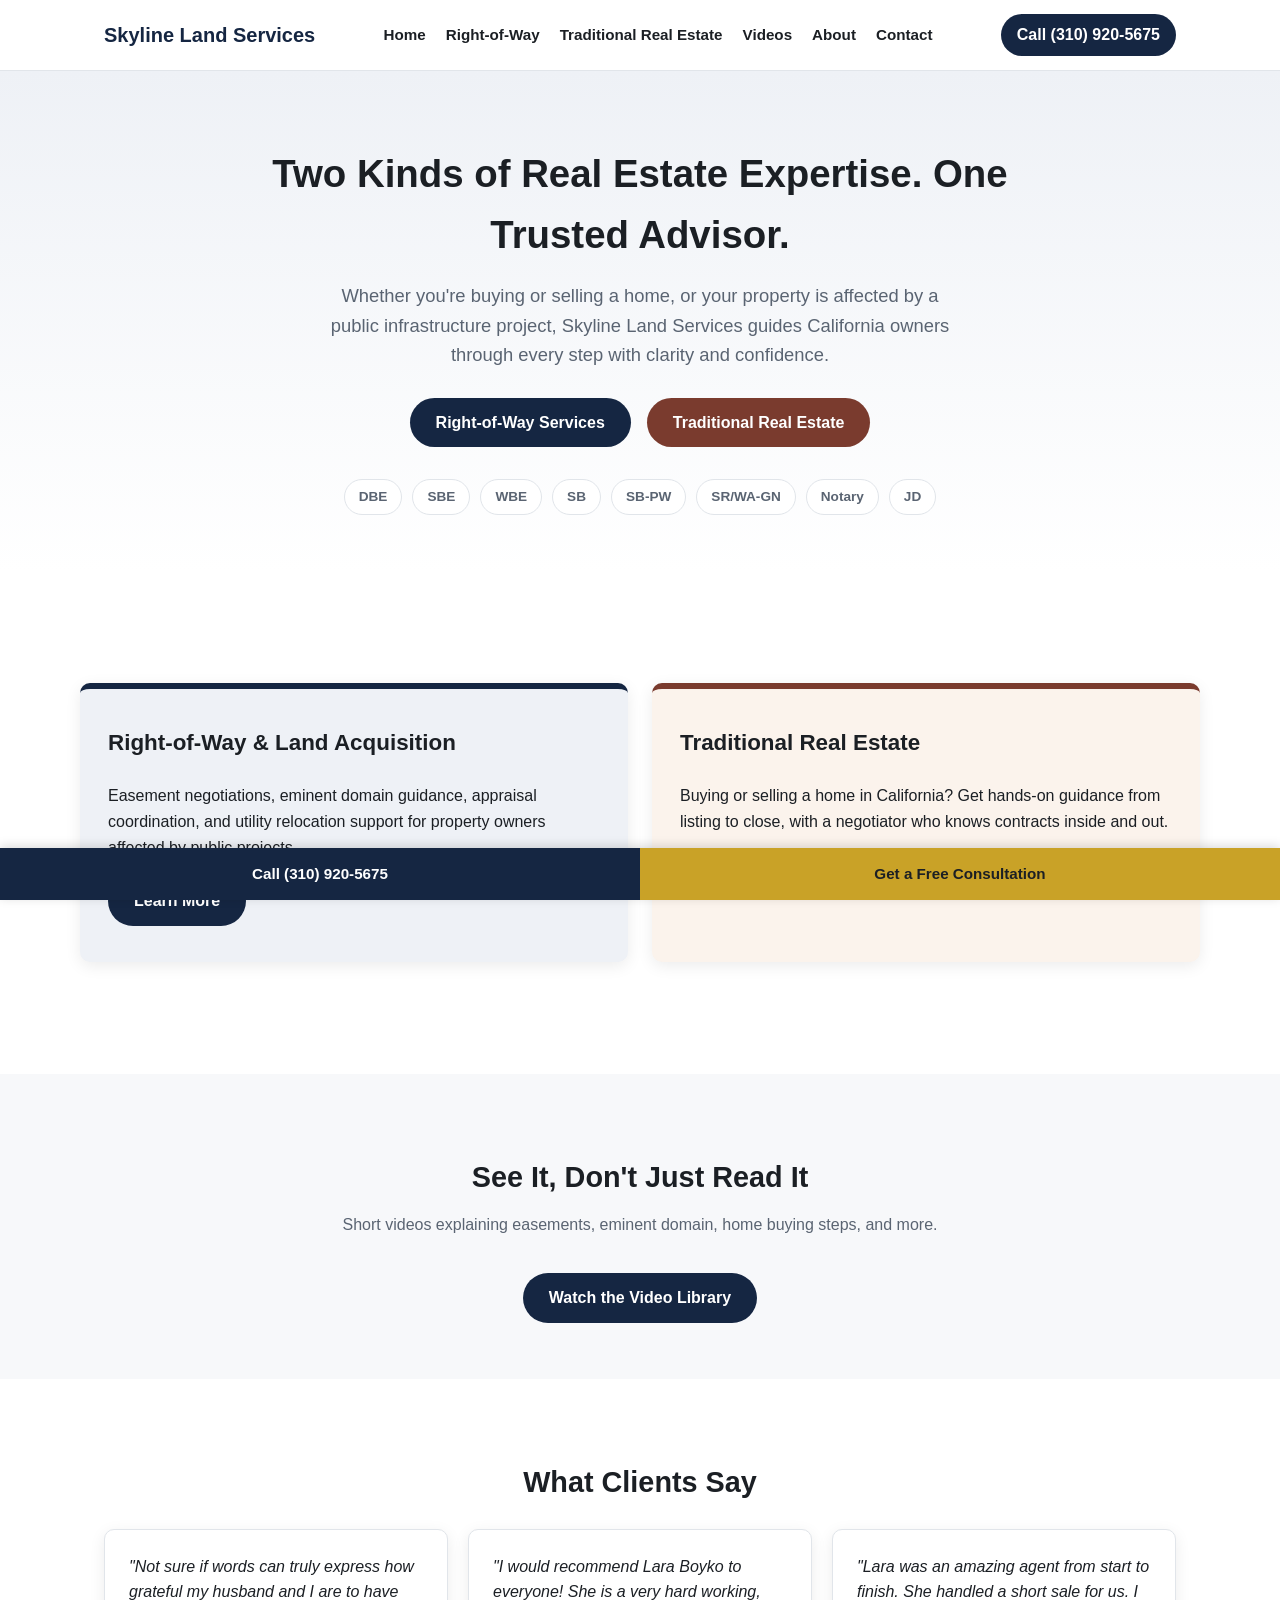
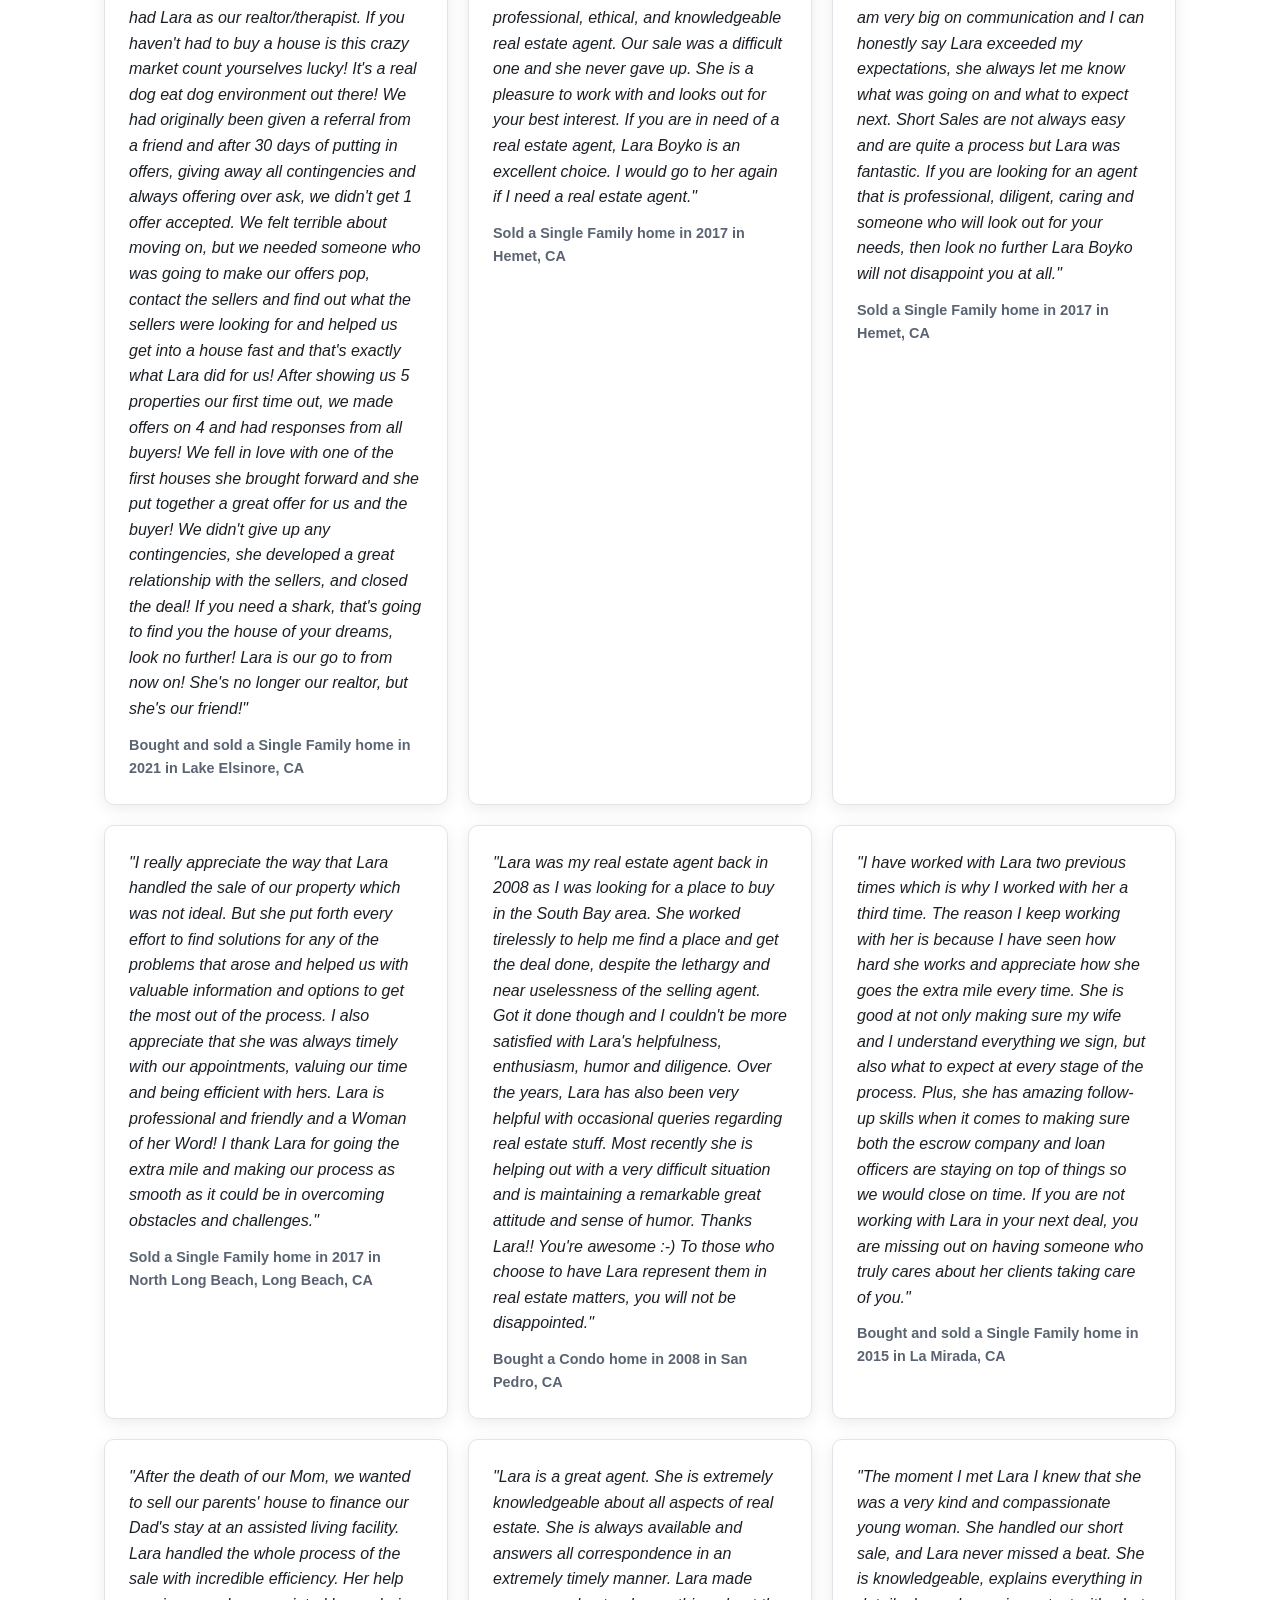
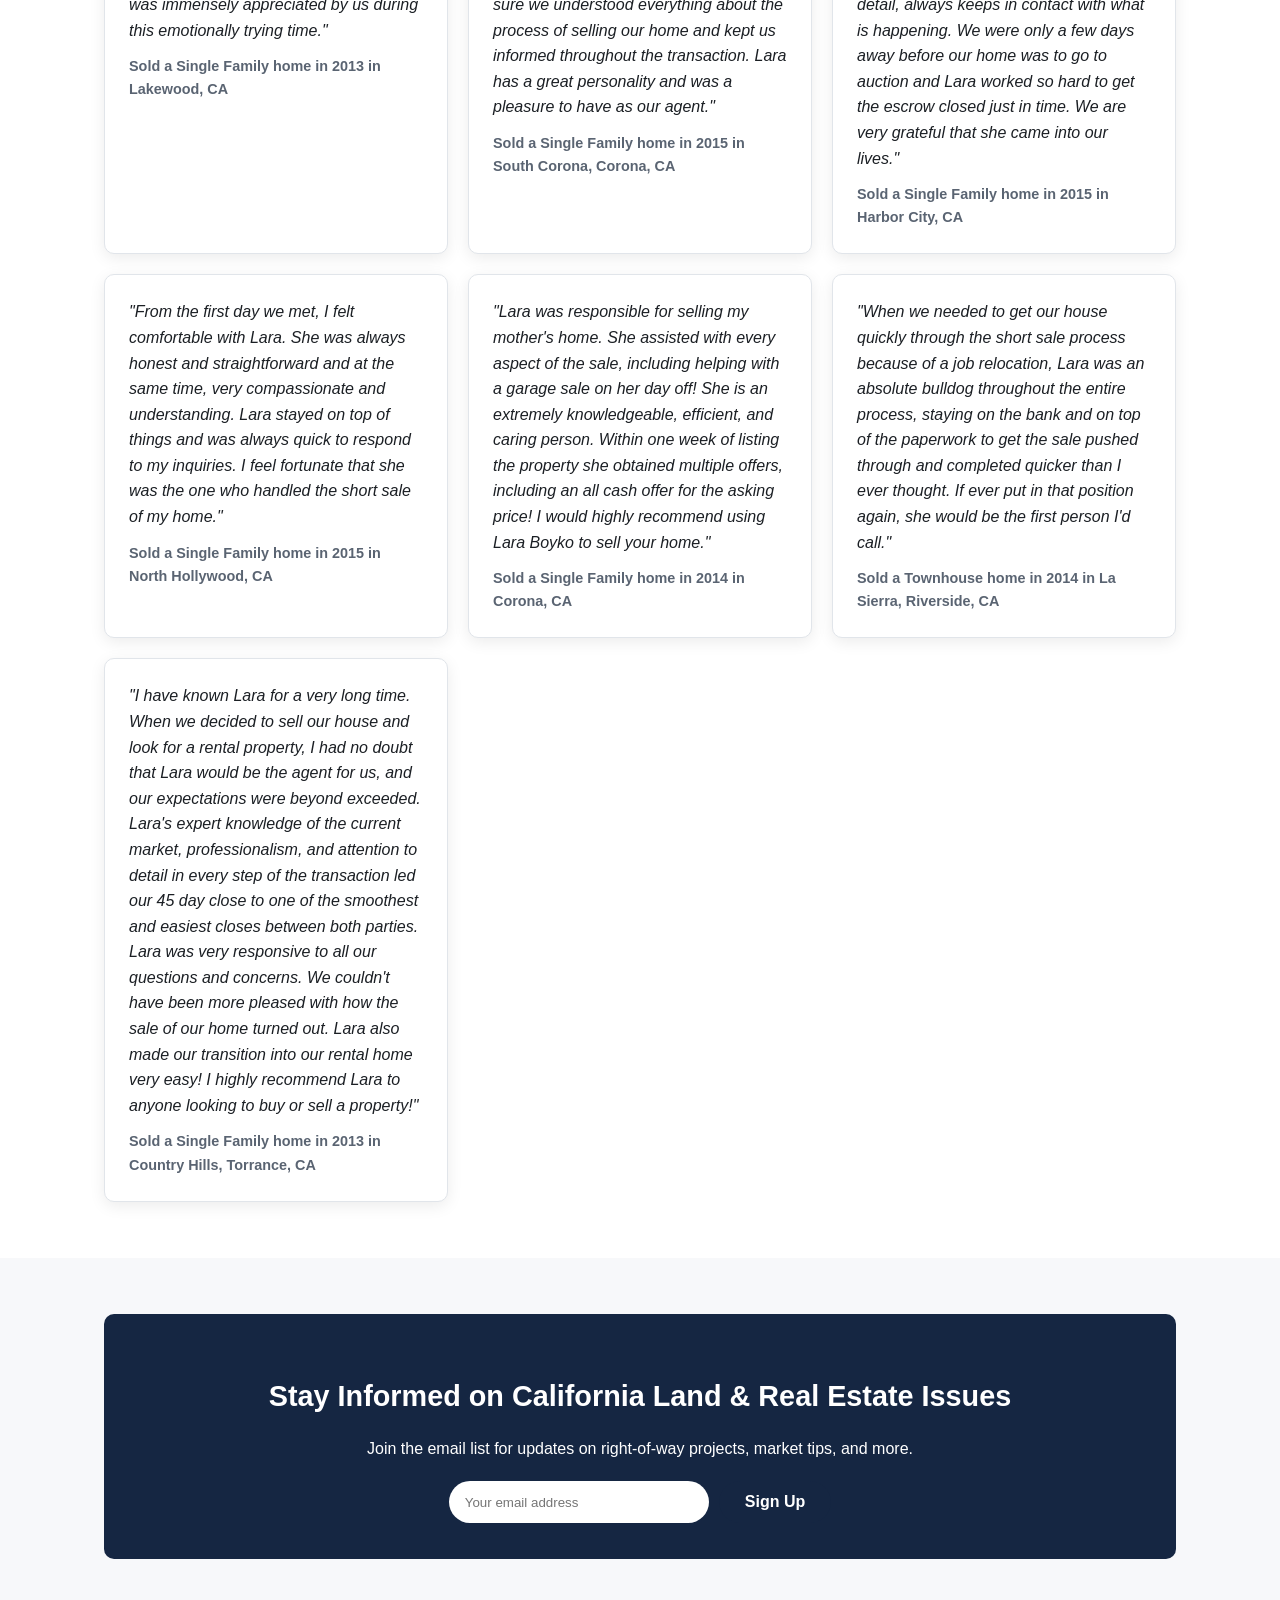
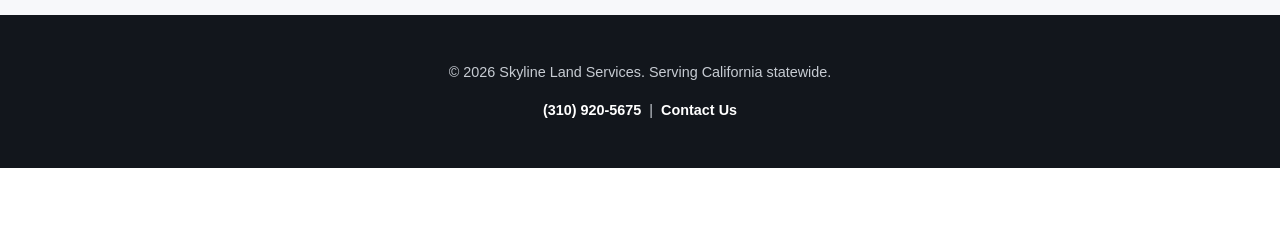
<file: index.html>
<!DOCTYPE html>
<html lang="en">
<head>
<meta charset="UTF-8">
<meta name="viewport" content="width=device-width, initial-scale=1.0">
<title>Skyline Land Services | California Real Estate & Right-of-Way Experts</title>
<meta name="description" content="Skyline Land Services helps California landowners and homebuyers navigate both traditional real estate transactions and right-of-way/easement acquisitions. Call (310) 920-5675.">
<meta property="og:title" content="Skyline Land Services | California Real Estate & Right-of-Way Experts">
<meta property="og:description" content="Traditional real estate and right-of-way expertise under one roof. Serving California statewide.">
<meta property="og:type" content="website">
<link rel="stylesheet" href="styles.css">
<script type="application/ld+json">
{
  "@context": "https://schema.org",
  "@type": "RealEstateAgent",
  "name": "Skyline Land Services",
  "telephone": "+1-310-920-5675",
  "areaServed": "California",
  "url": "https://skylinelandservices.com"
}
</script>
</head>
<body>
<header class="site-header">
  <div class="header-inner">
    <a href="index.html" class="logo">Skyline Land Services</a>
    <nav class="main-nav">
      <a href="index.html">Home</a>
      <a href="right-of-way.html">Right-of-Way</a>
      <a href="traditional-real-estate.html">Traditional Real Estate</a>
      <a href="videos.html">Videos</a>
      <a href="about.html">About</a>
      <a href="contact.html">Contact</a>
    </nav>
    <a href="tel:3109205675" class="header-call">Call (310) 920-5675</a>
  </div>
</header>

<section class="hero">
  <div class="container">
    <h1>Two Kinds of Real Estate Expertise. One Trusted Advisor.</h1>
    <p class="lead">Whether you're buying or selling a home, or your property is affected by a public infrastructure project, Skyline Land Services guides California owners through every step with clarity and confidence.</p>
    <div class="hero-ctas">
      <a href="right-of-way.html" class="btn btn-row">Right-of-Way Services</a>
      <a href="traditional-real-estate.html" class="btn btn-trad">Traditional Real Estate</a>
    </div>
    <div class="badges">
      <span class="badge">DBE</span>
      <span class="badge">SBE</span>
      <span class="badge">WBE</span>
      <span class="badge">SB</span>
      <span class="badge">SB-PW</span>
      <span class="badge">SR/WA-GN</span>
      <span class="badge">Notary</span>
      <span class="badge">JD</span>
    </div>
  </div>
</section>

<section class="section">
  <div class="container tracks">
    <div class="track-card track-row">
      <h3>Right-of-Way & Land Acquisition</h3>
      <p>Easement negotiations, eminent domain guidance, appraisal coordination, and utility relocation support for property owners affected by public projects.</p>
      <a href="right-of-way.html" class="btn btn-row">Learn More</a>
    </div>
    <div class="track-card track-trad">
      <h3>Traditional Real Estate</h3>
      <p>Buying or selling a home in California? Get hands-on guidance from listing to close, with a negotiator who knows contracts inside and out.</p>
      <a href="traditional-real-estate.html" class="btn btn-trad">Learn More</a>
    </div>
  </div>
</section>

<section class="section section-alt">
  <div class="container">
    <h2>See It, Don't Just Read It</h2>
    <p class="section-sub">Short videos explaining easements, eminent domain, home buying steps, and more.</p>
    <div style="text-align:center;">
      <a href="videos.html" class="btn btn-row">Watch the Video Library</a>
    </div>
  </div>
</section>

<section class="section">
  <div class="container">
    <h2>What Clients Say</h2>
<div class="testimonial-grid">
          <div class="testimonial-card">
                    <p class="testimonial-quote">"Not sure if words can truly express how grateful my husband and I are to have had Lara as our realtor/therapist. If you haven't had to buy a house is this crazy market count yourselves lucky! It's a real dog eat dog environment out there! We had originally been given a referral from a friend and after 30 days of putting in offers, giving away all contingencies and always offering over ask, we didn't get 1 offer accepted. We felt terrible about moving on, but we needed someone who was going to make our offers pop, contact the sellers and find out what the sellers were looking for and helped us get into a house fast and that's exactly what Lara did for us! After showing us 5 properties our first time out, we made offers on 4 and had responses from all buyers! We fell in love with one of the first houses she brought forward and she put together a great offer for us and the buyer! We didn't give up any contingencies, she developed a great relationship with the sellers, and closed the deal! If you need a shark, that's going to find you the house of your dreams, look no further! Lara is our go to from now on! She's no longer our realtor, but she's our friend!"</p>
            <p class="testimonial-meta">Bought and sold a Single Family home in 2021 in Lake Elsinore, CA</p>
          </div>
          <div class="testimonial-card">
                    <p class="testimonial-quote">"I would recommend Lara Boyko to everyone! She is a very hard working, professional, ethical, and knowledgeable real estate agent. Our sale was a difficult one and she never gave up. She is a pleasure to work with and looks out for your best interest. If you are in need of a real estate agent, Lara Boyko is an excellent choice. I would go to her again if I need a real estate agent."</p>
            <p class="testimonial-meta">Sold a Single Family home in 2017 in Hemet, CA</p>
          </div>
          <div class="testimonial-card">
                    <p class="testimonial-quote">"Lara was an amazing agent from start to finish. She handled a short sale for us. I am very big on communication and I can honestly say Lara exceeded my expectations, she always let me know what was going on and what to expect next. Short Sales are not always easy and are quite a process but Lara was fantastic. If you are looking for an agent that is professional, diligent, caring and someone who will look out for your needs, then look no further Lara Boyko will not disappoint you at all."</p>
            <p class="testimonial-meta">Sold a Single Family home in 2017 in Hemet, CA</p>
          </div>
          <div class="testimonial-card">
                    <p class="testimonial-quote">"I really appreciate the way that Lara handled the sale of our property which was not ideal. But she put forth every effort to find solutions for any of the problems that arose and helped us with valuable information and options to get the most out of the process. I also appreciate that she was always timely with our appointments, valuing our time and being efficient with hers. Lara is professional and friendly and a Woman of her Word! I thank Lara for going the extra mile and making our process as smooth as it could be in overcoming obstacles and challenges."</p>
            <p class="testimonial-meta">Sold a Single Family home in 2017 in North Long Beach, Long Beach, CA</p>
          </div>
          <div class="testimonial-card">
                    <p class="testimonial-quote">"Lara was my real estate agent back in 2008 as I was looking for a place to buy in the South Bay area. She worked tirelessly to help me find a place and get the deal done, despite the lethargy and near uselessness of the selling agent. Got it done though and I couldn't be more satisfied with Lara's helpfulness, enthusiasm, humor and diligence. Over the years, Lara has also been very helpful with occasional queries regarding real estate stuff. Most recently she is helping out with a very difficult situation and is maintaining a remarkable great attitude and sense of humor. Thanks Lara!! You're awesome :-) To those who choose to have Lara represent them in real estate matters, you will not be disappointed."</p>
            <p class="testimonial-meta">Bought a Condo home in 2008 in San Pedro, CA</p>
          </div>
          <div class="testimonial-card">
                    <p class="testimonial-quote">"I have worked with Lara two previous times which is why I worked with her a third time. The reason I keep working with her is because I have seen how hard she works and appreciate how she goes the extra mile every time. She is good at not only making sure my wife and I understand everything we sign, but also what to expect at every stage of the process. Plus, she has amazing follow-up skills when it comes to making sure both the escrow company and loan officers are staying on top of things so we would close on time. If you are not working with Lara in your next deal, you are missing out on having someone who truly cares about her clients taking care of you."</p>
            <p class="testimonial-meta">Bought and sold a Single Family home in 2015 in La Mirada, CA</p>
          </div>
          <div class="testimonial-card">
                    <p class="testimonial-quote">"After the death of our Mom, we wanted to sell our parents' house to finance our Dad's stay at an assisted living facility. Lara handled the whole process of the sale with incredible efficiency. Her help was immensely appreciated by us during this emotionally trying time."</p>
            <p class="testimonial-meta">Sold a Single Family home in 2013 in Lakewood, CA</p>
          </div>
          <div class="testimonial-card">
                    <p class="testimonial-quote">"Lara is a great agent. She is extremely knowledgeable about all aspects of real estate. She is always available and answers all correspondence in an extremely timely manner. Lara made sure we understood everything about the process of selling our home and kept us informed throughout the transaction. Lara has a great personality and was a pleasure to have as our agent."</p>
            <p class="testimonial-meta">Sold a Single Family home in 2015 in South Corona, Corona, CA</p>
          </div>
          <div class="testimonial-card">
                    <p class="testimonial-quote">"The moment I met Lara I knew that she was a very kind and compassionate young woman. She handled our short sale, and Lara never missed a beat. She is knowledgeable, explains everything in detail, always keeps in contact with what is happening. We were only a few days away before our home was to go to auction and Lara worked so hard to get the escrow closed just in time. We are very grateful that she came into our lives."</p>
            <p class="testimonial-meta">Sold a Single Family home in 2015 in Harbor City, CA</p>
          </div>
          <div class="testimonial-card">
                    <p class="testimonial-quote">"From the first day we met, I felt comfortable with Lara. She was always honest and straightforward and at the same time, very compassionate and understanding. Lara stayed on top of things and was always quick to respond to my inquiries. I feel fortunate that she was the one who handled the short sale of my home."</p>
            <p class="testimonial-meta">Sold a Single Family home in 2015 in North Hollywood, CA</p>
          </div>
          <div class="testimonial-card">
                    <p class="testimonial-quote">"Lara was responsible for selling my mother's home. She assisted with every aspect of the sale, including helping with a garage sale on her day off! She is an extremely knowledgeable, efficient, and caring person. Within one week of listing the property she obtained multiple offers, including an all cash offer for the asking price! I would highly recommend using Lara Boyko to sell your home."</p>
            <p class="testimonial-meta">Sold a Single Family home in 2014 in Corona, CA</p>
          </div>
          <div class="testimonial-card">
                    <p class="testimonial-quote">"When we needed to get our house quickly through the short sale process because of a job relocation, Lara was an absolute bulldog throughout the entire process, staying on the bank and on top of the paperwork to get the sale pushed through and completed quicker than I ever thought. If ever put in that position again, she would be the first person I'd call."</p>
            <p class="testimonial-meta">Sold a Townhouse home in 2014 in La Sierra, Riverside, CA</p>
          </div>
          <div class="testimonial-card">
                    <p class="testimonial-quote">"I have known Lara for a very long time. When we decided to sell our house and look for a rental property, I had no doubt that Lara would be the agent for us, and our expectations were beyond exceeded. Lara's expert knowledge of the current market, professionalism, and attention to detail in every step of the transaction led our 45 day close to one of the smoothest and easiest closes between both parties. Lara was very responsive to all our questions and concerns. We couldn't have been more pleased with how the sale of our home turned out. Lara also made our transition into our rental home very easy! I highly recommend Lara to anyone looking to buy or sell a property!"</p>
            <p class="testimonial-meta">Sold a Single Family home in 2013 in Country Hills, Torrance, CA</p>
          </div>
</div>
  </div>
</section>

<section class="section section-alt">
  <div class="container">
    <div class="signup-box">
      <h2 style="color:#fff;">Stay Informed on California Land & Real Estate Issues</h2>
      <p>Join the email list for updates on right-of-way projects, market tips, and more.</p>
      <form class="signup-form" action="https://formspree.io/f/xoeaqyrw" method="POST">
        <input type="email" name="email" placeholder="Your email address" required>
        <button type="submit" class="btn btn-row">Sign Up</button>
      </form>
    </div>
  </div>
</section>

<footer class="site-footer">
  <div class="container">
    <p>&copy; 2026 Skyline Land Services. Serving California statewide.</p>
    <p><a href="tel:3109205675">(310) 920-5675</a> &nbsp;|&nbsp; <a href="contact.html">Contact Us</a></p>
  </div>
</footer>

<div class="sticky-cta">
  <a href="tel:3109205675">Call (310) 920-5675</a>
  <a href="contact.html" class="sticky-secondary">Get a Free Consultation</a>
</div>

</body>
</html>
</file>
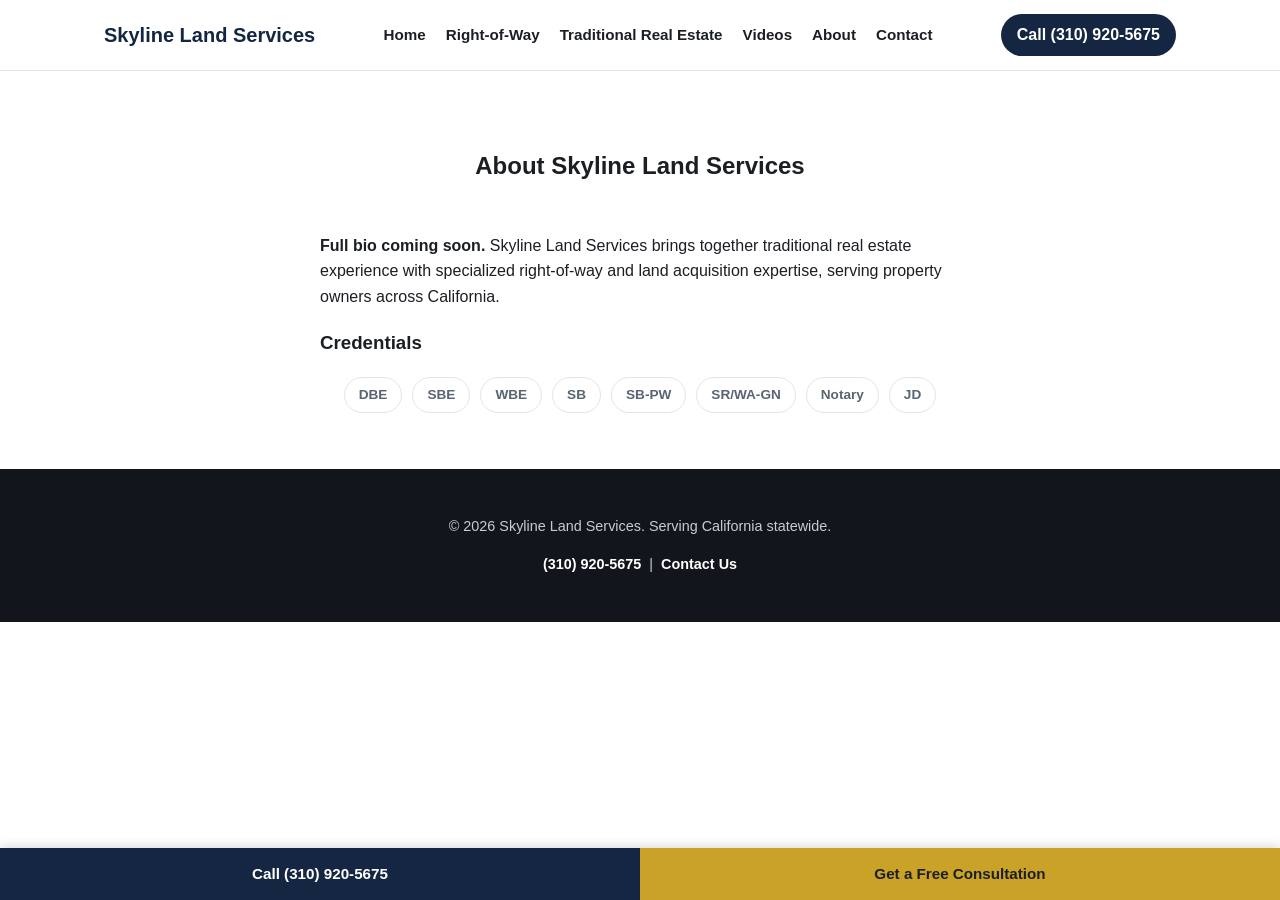
<file: about.html>
<!DOCTYPE html>
<html lang="en">
<head>
<meta charset="UTF-8">
<meta name="viewport" content="width=device-width, initial-scale=1.0">
<title>About | Skyline Land Services</title>
<meta name="description" content="Meet the team behind Skyline Land Services, serving California with both traditional real estate and right-of-way expertise.">
<link rel="stylesheet" href="styles.css">
</head>
<body>
<header class="site-header">
  <div class="header-inner">
    <a href="index.html" class="logo">Skyline Land Services</a>
    <nav class="main-nav">
      <a href="index.html">Home</a>
      <a href="right-of-way.html">Right-of-Way</a>
      <a href="traditional-real-estate.html">Traditional Real Estate</a>
      <a href="videos.html">Videos</a>
      <a href="about.html">About</a>
      <a href="contact.html">Contact</a>
    </nav>
    <a href="tel:3109205675" class="header-call">Call (310) 920-5675</a>
  </div>
</header>

<section class="section">
  <div class="container">
    <h1 style="text-align:center;">About Skyline Land Services</h1>
    <div class="featured-video">
      <blockquote class="instagram-media" data-instgrm-permalink="https://www.instagram.com/reel/DayCzLYTrGy/?utm_source=ig_web_copy_link&igsh=MzRlODBiNWFlZA==" data-instgrm-version="14"></blockquote>
    </div>
    <div style="max-width:640px; margin: 0 auto;">
      <p><strong>Full bio coming soon.</strong> Skyline Land Services brings together traditional real estate experience with specialized right-of-way and land acquisition expertise, serving property owners across California.</p>
      <h3>Credentials</h3>
      <div class="badges">
        <span class="badge">DBE</span>
        <span class="badge">SBE</span>
        <span class="badge">WBE</span>
        <span class="badge">SB</span>
        <span class="badge">SB-PW</span>
        <span class="badge">SR/WA-GN</span>
        <span class="badge">Notary</span>
        <span class="badge">JD</span>
      </div>
    </div>
  </div>
</section>

<footer class="site-footer">
  <div class="container">
    <p>&copy; 2026 Skyline Land Services. Serving California statewide.</p>
    <p><a href="tel:3109205675">(310) 920-5675</a> &nbsp;|&nbsp; <a href="contact.html">Contact Us</a></p>
  </div>
</footer>

<div class="sticky-cta">
  <a href="tel:3109205675">Call (310) 920-5675</a>
  <a href="contact.html" class="sticky-secondary">Get a Free Consultation</a>
</div>

<script async src="//www.instagram.com/embed.js"></script>
</body>
</html>
</file>
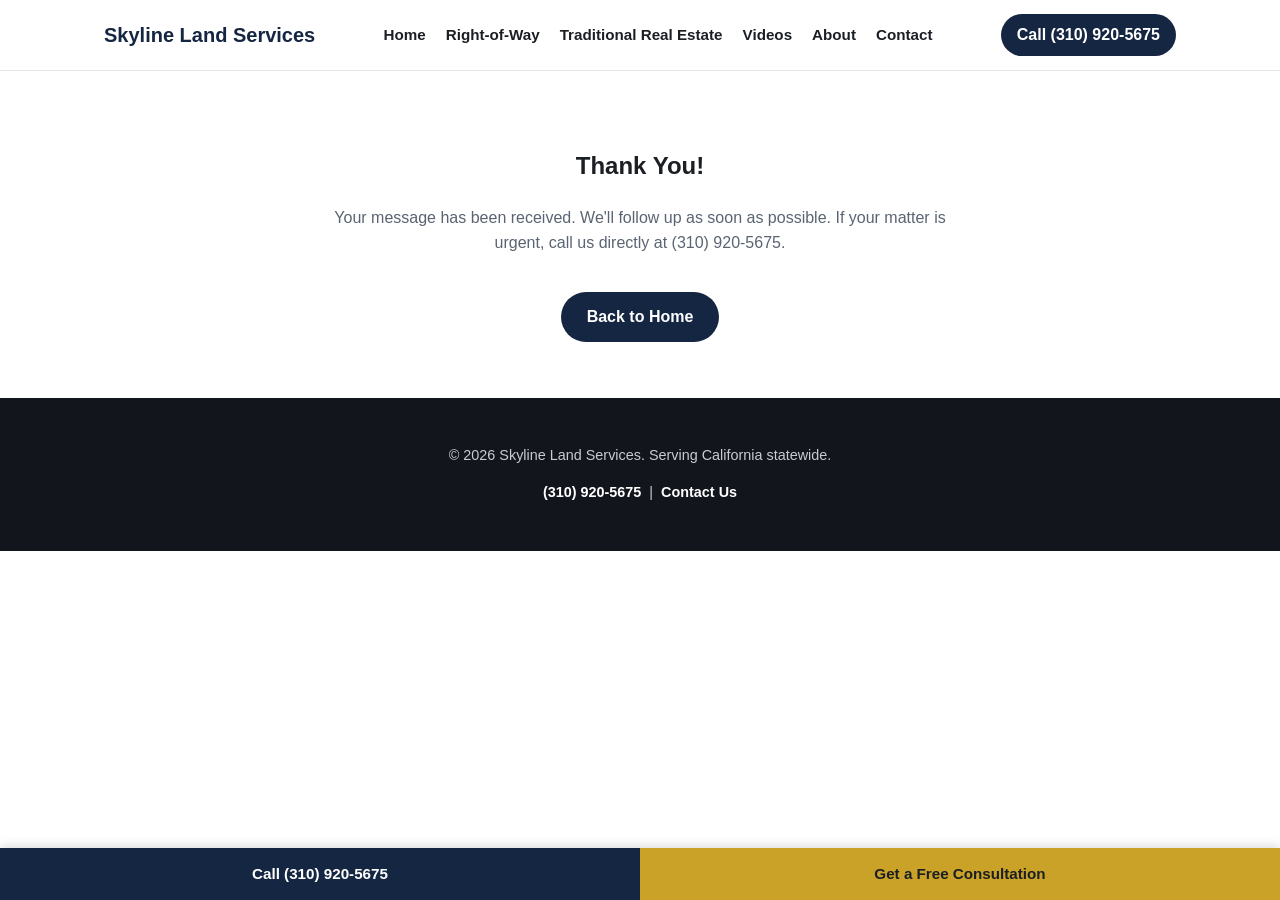
<file: contact-thanks.html>
<!DOCTYPE html>
<html lang="en">
<head>
<meta charset="UTF-8">
<meta name="viewport" content="width=device-width, initial-scale=1.0">
<title>Thank You | Skyline Land Services</title>
<meta name="description" content="Thank you for contacting Skyline Land Services. We'll be in touch soon.">
<link rel="stylesheet" href="styles.css">
</head>
<body>
<header class="site-header">
  <div class="header-inner">
    <a href="index.html" class="logo">Skyline Land Services</a>
    <nav class="main-nav">
      <a href="index.html">Home</a>
      <a href="right-of-way.html">Right-of-Way</a>
      <a href="traditional-real-estate.html">Traditional Real Estate</a>
      <a href="videos.html">Videos</a>
      <a href="about.html">About</a>
      <a href="contact.html">Contact</a>
    </nav>
    <a href="tel:3109205675" class="header-call">Call (310) 920-5675</a>
  </div>
</header>

<section class="section" style="text-align:center;">
  <div class="container">
    <h1>Thank You!</h1>
    <p class="section-sub">Your message has been received. We'll follow up as soon as possible. If your matter is urgent, call us directly at <a href="tel:3109205675">(310) 920-5675</a>.</p>
    <a href="index.html" class="btn btn-row">Back to Home</a>
  </div>
</section>

<footer class="site-footer">
  <div class="container">
    <p>&copy; 2026 Skyline Land Services. Serving California statewide.</p>
    <p><a href="tel:3109205675">(310) 920-5675</a> &nbsp;|&nbsp; <a href="contact.html">Contact Us</a></p>
  </div>
</footer>

<div class="sticky-cta">
  <a href="tel:3109205675">Call (310) 920-5675</a>
  <a href="contact.html" class="sticky-secondary">Get a Free Consultation</a>
</div>

</body>
</html>
</file>
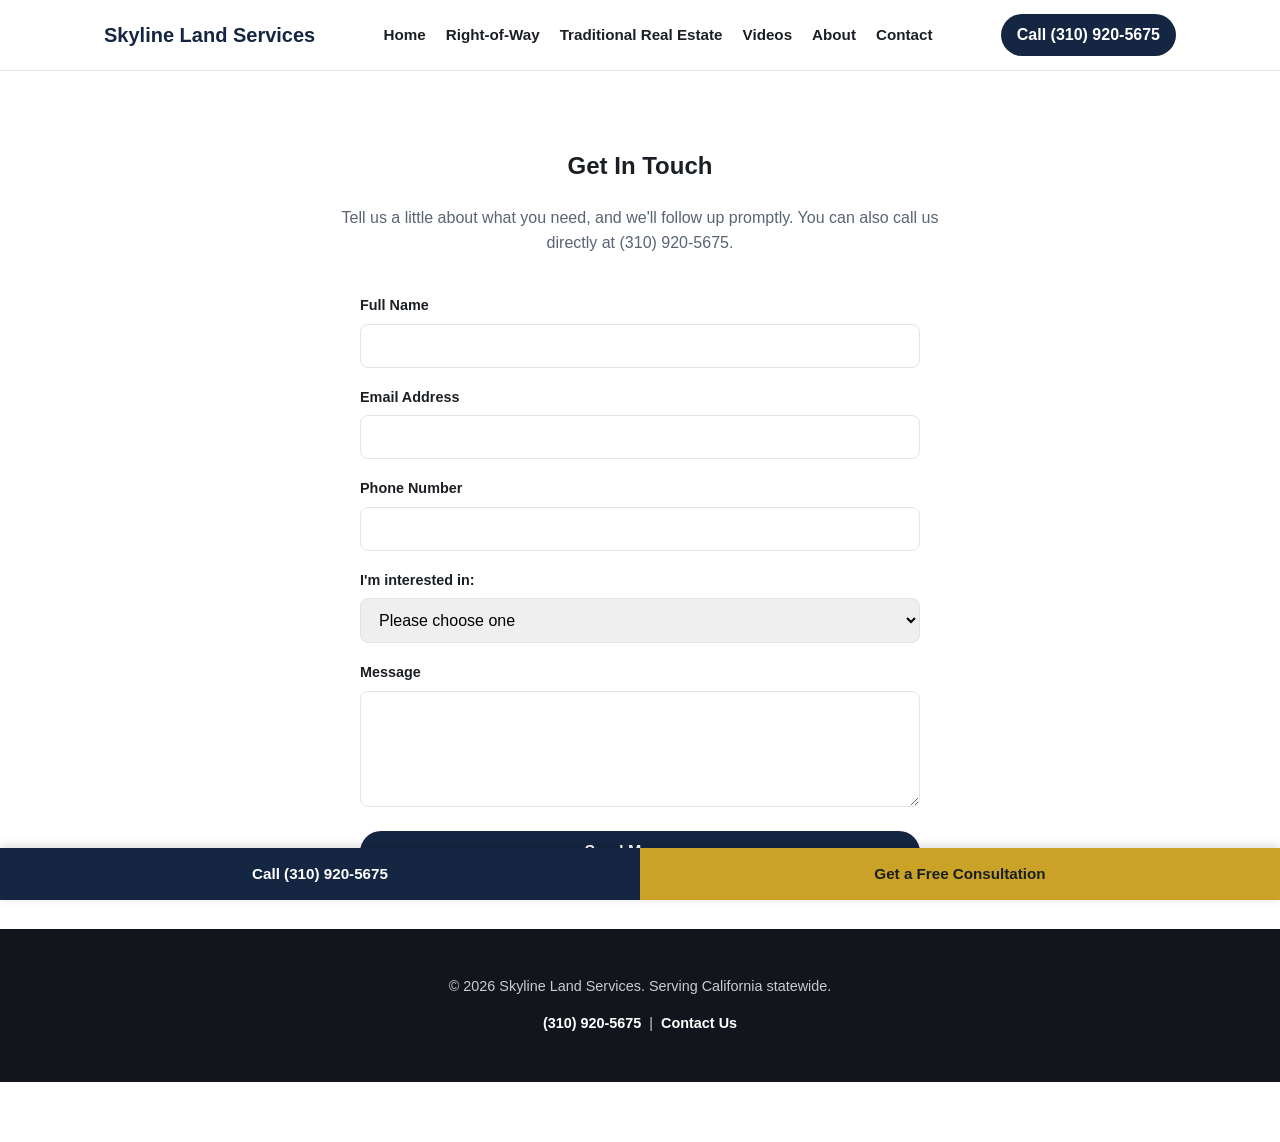
<file: contact.html>
<!DOCTYPE html>
<html lang="en">
<head>
<meta charset="UTF-8">
<meta name="viewport" content="width=device-width, initial-scale=1.0">
<title>Contact Us | Skyline Land Services</title>
<meta name="description" content="Contact Skyline Land Services for traditional real estate or right-of-way and land acquisition questions. Call (310) 920-5675.">
<link rel="stylesheet" href="styles.css">
</head>
<body>
<header class="site-header">
  <div class="header-inner">
    <a href="index.html" class="logo">Skyline Land Services</a>
    <nav class="main-nav">
      <a href="index.html">Home</a>
      <a href="right-of-way.html">Right-of-Way</a>
      <a href="traditional-real-estate.html">Traditional Real Estate</a>
      <a href="videos.html">Videos</a>
      <a href="about.html">About</a>
      <a href="contact.html">Contact</a>
    </nav>
    <a href="tel:3109205675" class="header-call">Call (310) 920-5675</a>
  </div>
</header>

<section class="section">
  <div class="container">
    <h1 style="text-align:center;">Get In Touch</h1>
    <p class="section-sub">Tell us a little about what you need, and we'll follow up promptly. You can also call us directly at <a href="tel:3109205675">(310) 920-5675</a>.</p>

    <form class="contact-form" action="https://formspree.io/f/xoeaqyrw" method="POST">
      <div>
        <label for="name">Full Name</label>
        <input type="text" id="name" name="name" required>
      </div>
      <div>
        <label for="email">Email Address</label>
        <input type="email" id="email" name="email" required>
      </div>
      <div>
        <label for="phone">Phone Number</label>
        <input type="tel" id="phone" name="phone">
      </div>
      <div>
        <label for="interest">I'm interested in:</label>
        <select id="interest" name="interest" required>
          <option value="">Please choose one</option>
          <option value="Buying/Selling Property">Buying/Selling Property</option>
          <option value="Right-of-Way or Land Acquisition">Right-of-Way or Land Acquisition</option>
          <option value="Not Sure">Not Sure</option>
        </select>
      </div>
      <div>
        <label for="message">Message</label>
        <textarea id="message" name="message" rows="5"></textarea>
      </div>
      <input type="hidden" name="_next" value="contact-thanks.html">
      <button type="submit" class="btn btn-row">Send Message</button>
    </form>
  </div>
</section>

<footer class="site-footer">
  <div class="container">
    <p>&copy; 2026 Skyline Land Services. Serving California statewide.</p>
    <p><a href="tel:3109205675">(310) 920-5675</a> &nbsp;|&nbsp; <a href="contact.html">Contact Us</a></p>
  </div>
</footer>

<div class="sticky-cta">
  <a href="tel:3109205675">Call (310) 920-5675</a>
  <a href="contact.html" class="sticky-secondary">Get a Free Consultation</a>
</div>

</body>
</html>
</file>
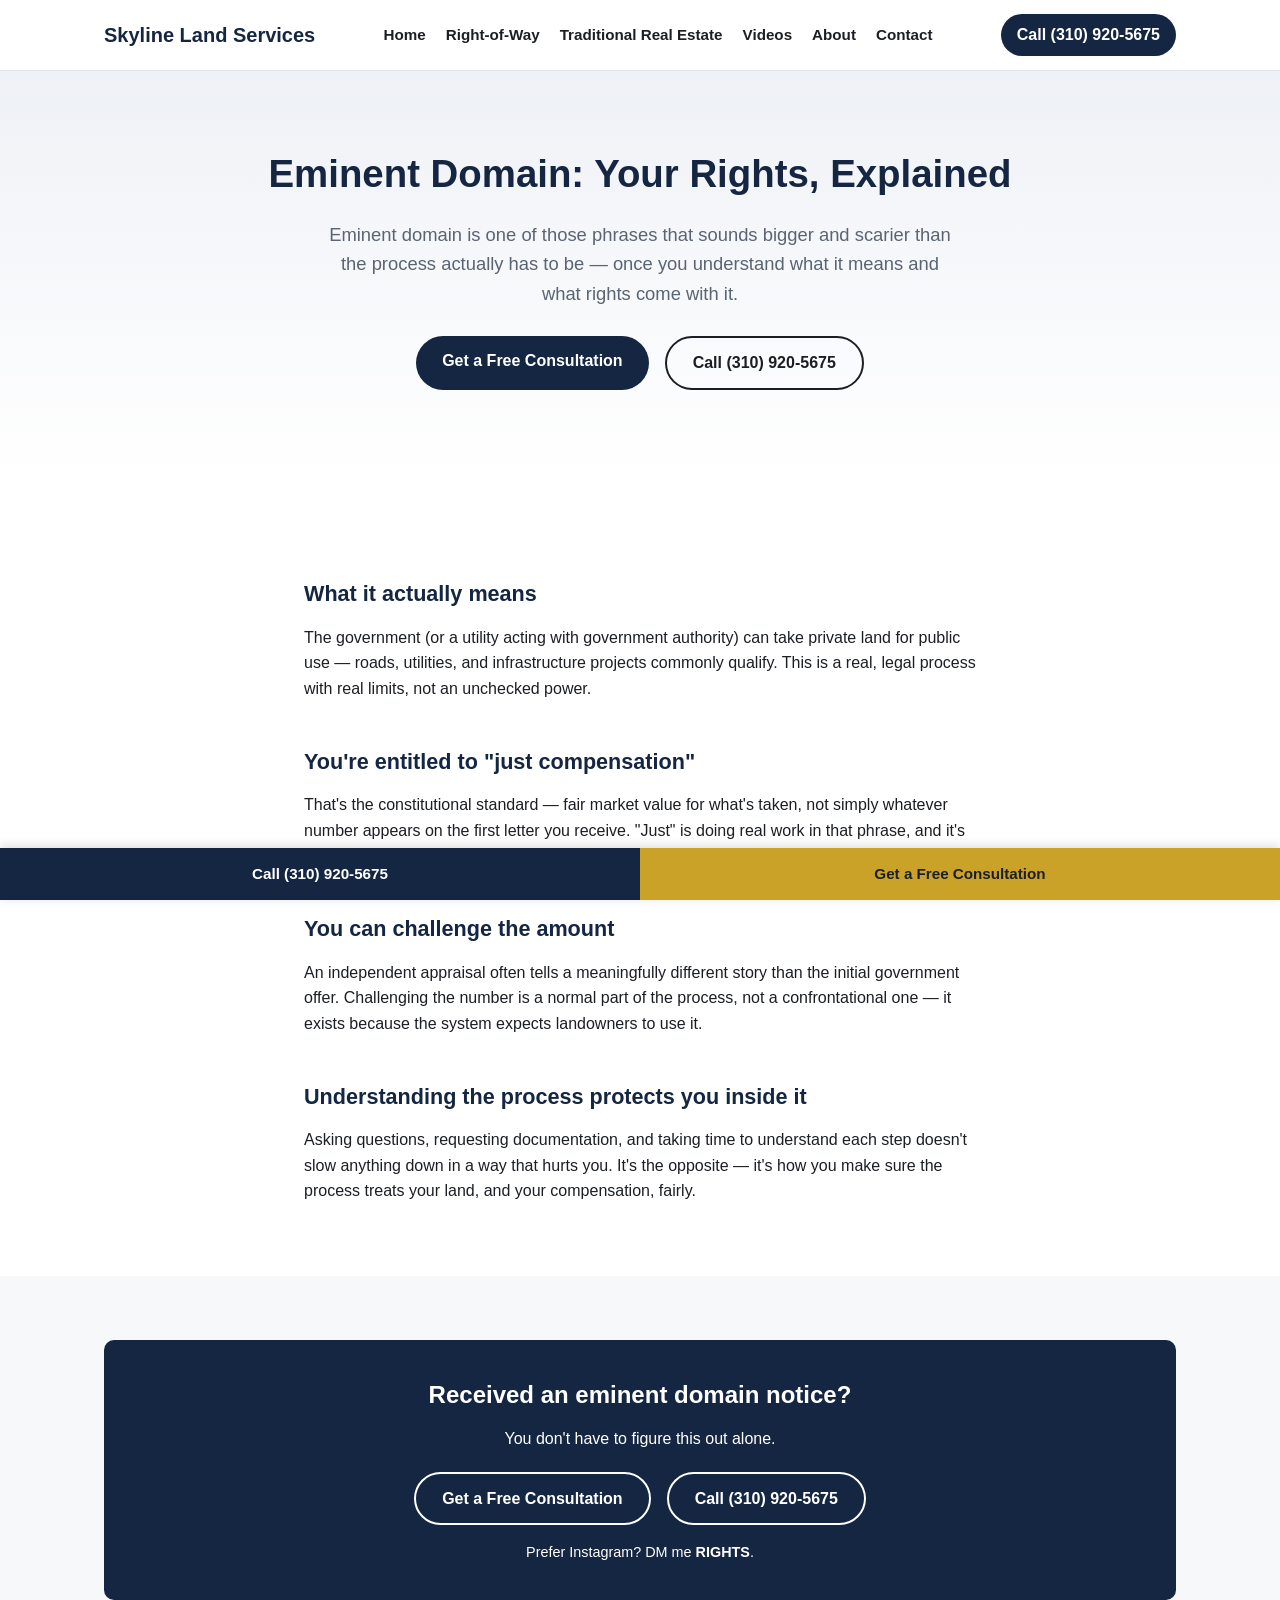
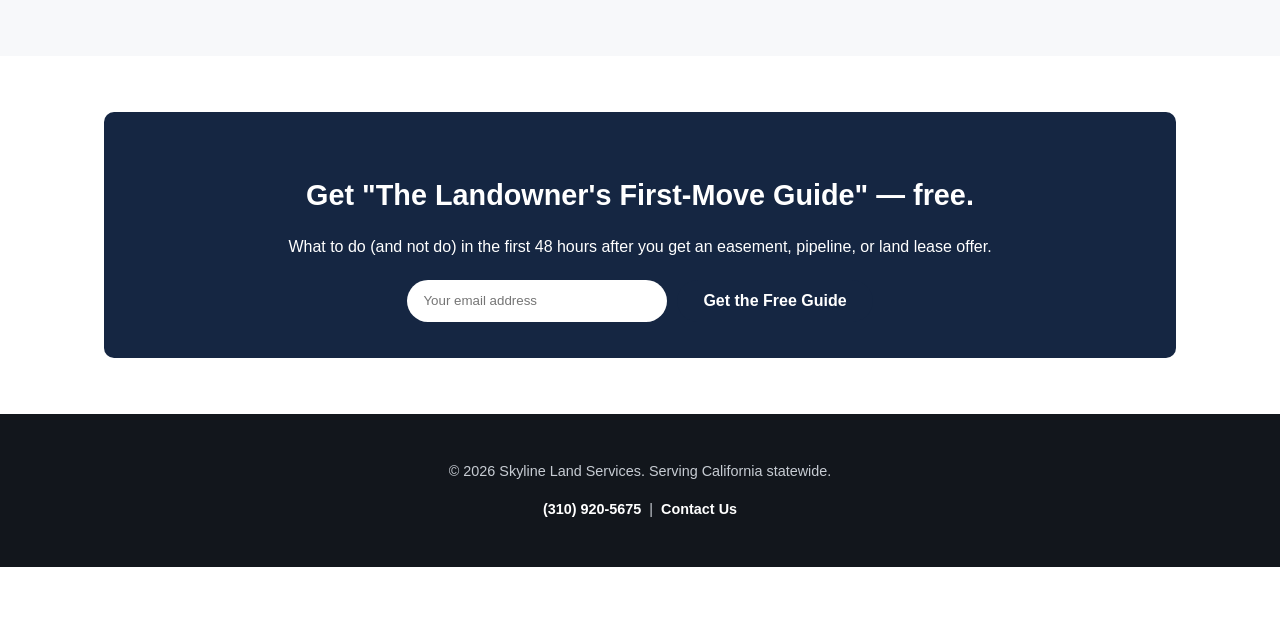
<file: eminent-domain-explained.html>
<!DOCTYPE html>
<html lang="en">
<head>
<meta charset="UTF-8">
<meta name="viewport" content="width=device-width, initial-scale=1.0">
<title>Eminent Domain, Explained | Skyline Land Services</title>
<meta name="description" content="Eminent domain sounds bigger and scarier than the process actually has to be. Here's what it means and what rights California landowners have. Call (310) 920-5675.">
<meta property="og:type" content="article">
<meta property="og:title" content="Eminent Domain, Explained | Skyline Land Services">
<meta property="og:description" content="What eminent domain means, what 'just compensation' actually requires, and how to challenge the number.">
<link rel="stylesheet" href="styles.css">
<style>
  .article-body { max-width: 720px; margin: 0 auto; }
  .article-intro { font-size: 1.05rem; color: var(--muted); margin-bottom: 1.75em; }
  .article-body h2 { font-size: 1.35rem; text-align: left; margin: 2em 0 0.6em; color: var(--row-primary); }
  .article-body p { margin: 0 0 1em; }
  .cta-block { background: var(--row-primary); color: #fff; border-radius: var(--radius); padding: 36px; text-align: center; margin-top: 8px; }
  .cta-block h2 { color: #fff; text-align: center; margin: 0 0 12px; font-size: 1.5rem; }
  .cta-block p { color: #fff; margin: 0 0 20px; }
  .cta-block .hero-ctas { margin-bottom: 16px; }
  .cta-block .btn-outline { color: #fff; }
  .cta-block .ig-line { font-size: 0.9rem; color: #fff; margin: 0; }
</style>
</head>
<body class="theme-row">

<header class="site-header">
  <div class="header-inner">
    <a href="index.html" class="logo">Skyline Land Services</a>
    <nav class="main-nav">
      <a href="index.html">Home</a>
      <a href="right-of-way.html">Right-of-Way</a>
      <a href="traditional-real-estate.html">Traditional Real Estate</a>
      <a href="videos.html">Videos</a>
      <a href="about.html">About</a>
      <a href="contact.html">Contact</a>
    </nav>
    <a href="tel:3109205675" class="header-call">Call (310) 920-5675</a>
  </div>
</header>

<section class="hero">
  <div class="container">
    <h1>Eminent Domain: Your Rights, Explained</h1>
    <p class="lead">Eminent domain is one of those phrases that sounds bigger and scarier than the process actually has to be — once you understand what it means and what rights come with it.</p>
    <div class="hero-ctas">
      <a href="contact.html" class="btn btn-row">Get a Free Consultation</a>
      <a href="tel:3109205675" class="btn btn-outline">Call (310) 920-5675</a>
    </div>
  </div>
</section>

<section class="section">
  <div class="container article-body">

    <h2>What it actually means</h2>
    <p>The government (or a utility acting with government authority) can take private land for public use — roads, utilities, and infrastructure projects commonly qualify. This is a real, legal process with real limits, not an unchecked power.</p>

    <h2>You're entitled to "just compensation"</h2>
    <p>That's the constitutional standard — fair market value for what's taken, not simply whatever number appears on the first letter you receive. "Just" is doing real work in that phrase, and it's worth taking seriously.</p>

    <h2>You can challenge the amount</h2>
    <p>An independent appraisal often tells a meaningfully different story than the initial government offer. Challenging the number is a normal part of the process, not a confrontational one — it exists because the system expects landowners to use it.</p>

    <h2>Understanding the process protects you inside it</h2>
    <p>Asking questions, requesting documentation, and taking time to understand each step doesn't slow anything down in a way that hurts you. It's the opposite — it's how you make sure the process treats your land, and your compensation, fairly.</p>

  </div>
</section>

<section class="section section-alt">
  <div class="container">
    <div class="cta-block">
      <h2>Received an eminent domain notice?</h2>
      <p>You don't have to figure this out alone.</p>
      <div class="hero-ctas">
        <a href="contact.html" class="btn btn-outline">Get a Free Consultation</a>
        <a href="tel:3109205675" class="btn btn-outline">Call (310) 920-5675</a>
      </div>
      <p class="ig-line">Prefer Instagram? DM me <strong>RIGHTS</strong>.</p>
    </div>
  </div>
</section>

<section class="section">
  <div class="container">
    <div class="signup-box">
      <h2 style="color:#fff;">Get "The Landowner's First-Move Guide" — free.</h2>
      <p>What to do (and not do) in the first 48 hours after you get an easement, pipeline, or land lease offer.</p>
      <form class="signup-form" action="https://formspree.io/f/xoeaqyrw" method="POST">
        <input type="email" name="email" placeholder="Your email address" required>
        <button type="submit" class="btn btn-row">Get the Free Guide</button>
      </form>
    </div>
  </div>
</section>

<footer class="site-footer">
  <div class="container">
    <p>© 2026 Skyline Land Services. Serving California statewide.</p>
    <p><a href="tel:3109205675">(310) 920-5675</a> &nbsp;|&nbsp; <a href="contact.html">Contact Us</a></p>
  </div>
</footer>

<div class="sticky-cta">
  <a href="tel:3109205675">Call (310) 920-5675</a>
  <a href="contact.html" class="sticky-secondary">Get a Free Consultation</a>
</div>

</body>
</html>
</file>
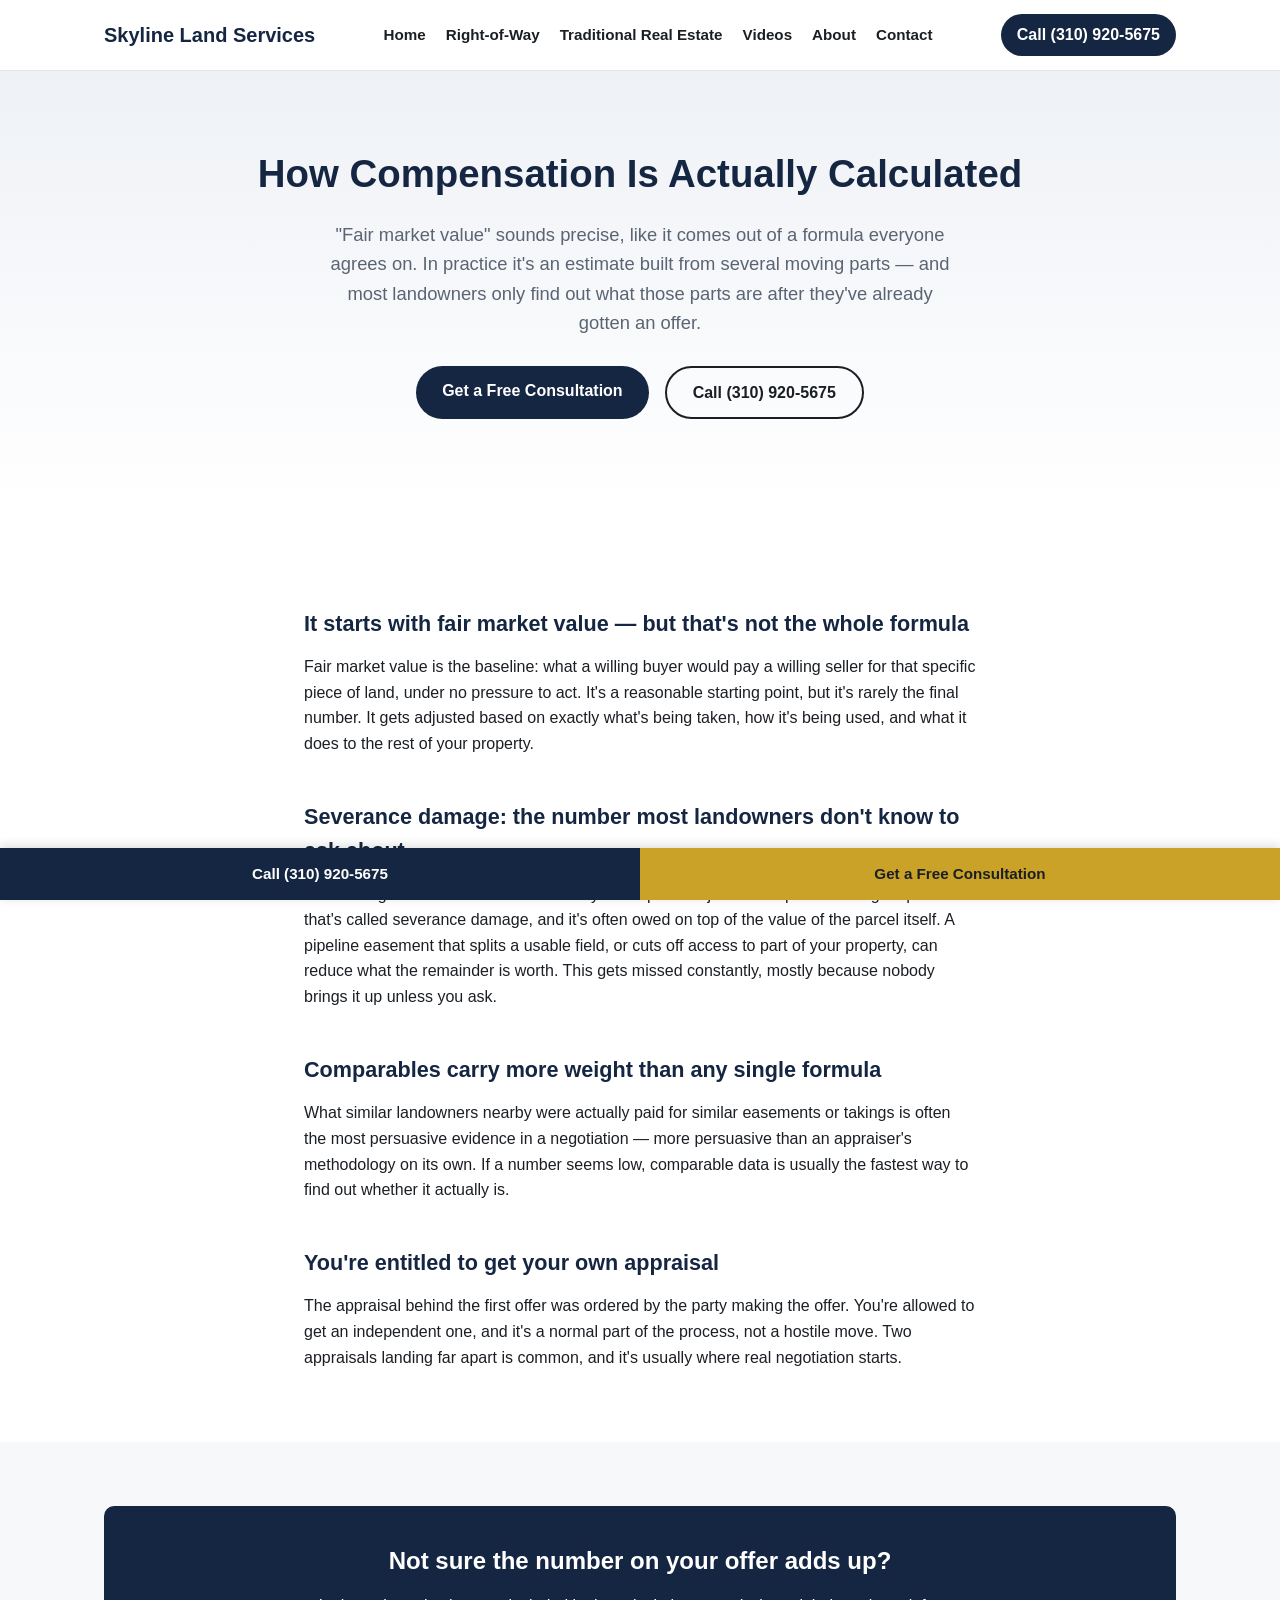
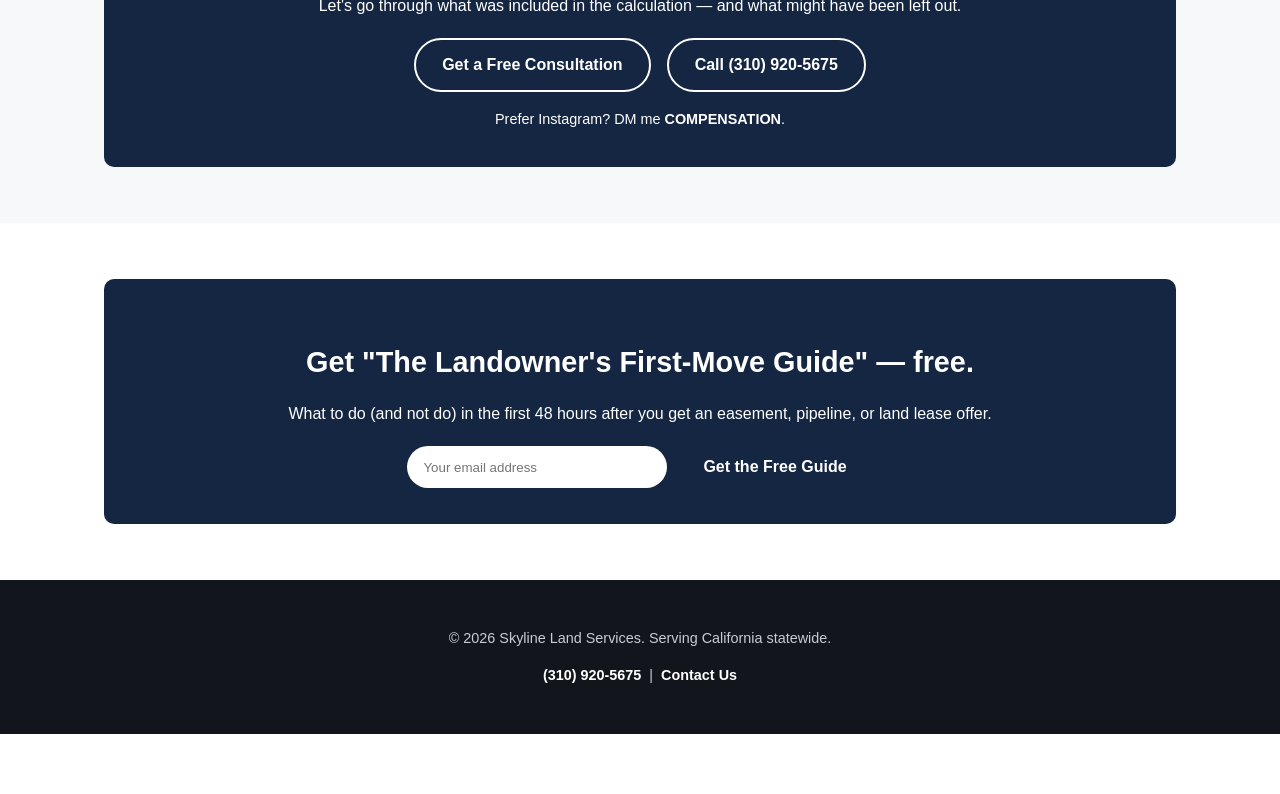
<file: how-compensation-is-calculated.html>
<!DOCTYPE html>
<html lang="en">
<head>
<meta charset="UTF-8">
<meta name="viewport" content="width=device-width, initial-scale=1.0">
<title>How Compensation Is Calculated | Skyline Land Services</title>
<meta name="description" content="Compensation isn't just a number someone hands you. Here's what actually goes into the calculation, and what every California landowner should check before accepting an offer. Call (310) 920-5675.">
<meta property="og:type" content="article">
<meta property="og:title" content="How Compensation Is Calculated | Skyline Land Services">
<meta property="og:description" content="Fair market value, severance damage, comparables, and your right to an independent appraisal — what actually determines the number.">
<link rel="stylesheet" href="styles.css">
<style>
  .article-body { max-width: 720px; margin: 0 auto; }
  .article-intro { font-size: 1.05rem; color: var(--muted); margin-bottom: 1.75em; }
  .article-body h2 { font-size: 1.35rem; text-align: left; margin: 2em 0 0.6em; color: var(--row-primary); }
  .article-body p { margin: 0 0 1em; }
  .cta-block { background: var(--row-primary); color: #fff; border-radius: var(--radius); padding: 36px; text-align: center; margin-top: 8px; }
  .cta-block h2 { color: #fff; text-align: center; margin: 0 0 12px; font-size: 1.5rem; }
  .cta-block p { color: #fff; margin: 0 0 20px; }
  .cta-block .hero-ctas { margin-bottom: 16px; }
  .cta-block .btn-outline { color: #fff; }
  .cta-block .ig-line { font-size: 0.9rem; color: #fff; margin: 0; }
</style>
</head>
<body class="theme-row">

<header class="site-header">
  <div class="header-inner">
    <a href="index.html" class="logo">Skyline Land Services</a>
    <nav class="main-nav">
      <a href="index.html">Home</a>
      <a href="right-of-way.html">Right-of-Way</a>
      <a href="traditional-real-estate.html">Traditional Real Estate</a>
      <a href="videos.html">Videos</a>
      <a href="about.html">About</a>
      <a href="contact.html">Contact</a>
    </nav>
    <a href="tel:3109205675" class="header-call">Call (310) 920-5675</a>
  </div>
</header>

<section class="hero">
  <div class="container">
    <h1>How Compensation Is Actually Calculated</h1>
    <p class="lead">"Fair market value" sounds precise, like it comes out of a formula everyone agrees on. In practice it's an estimate built from several moving parts — and most landowners only find out what those parts are after they've already gotten an offer.</p>
    <div class="hero-ctas">
      <a href="contact.html" class="btn btn-row">Get a Free Consultation</a>
      <a href="tel:3109205675" class="btn btn-outline">Call (310) 920-5675</a>
    </div>
  </div>
</section>

<section class="section">
  <div class="container article-body">

    <h2>It starts with fair market value — but that's not the whole formula</h2>
    <p>Fair market value is the baseline: what a willing buyer would pay a willing seller for that specific piece of land, under no pressure to act. It's a reasonable starting point, but it's rarely the final number. It gets adjusted based on exactly what's being taken, how it's being used, and what it does to the rest of your property.</p>

    <h2>Severance damage: the number most landowners don't know to ask about</h2>
    <p>If the taking affects the value of the land you keep — not just the strip that's being acquired — that's called severance damage, and it's often owed on top of the value of the parcel itself. A pipeline easement that splits a usable field, or cuts off access to part of your property, can reduce what the remainder is worth. This gets missed constantly, mostly because nobody brings it up unless you ask.</p>

    <h2>Comparables carry more weight than any single formula</h2>
    <p>What similar landowners nearby were actually paid for similar easements or takings is often the most persuasive evidence in a negotiation — more persuasive than an appraiser's methodology on its own. If a number seems low, comparable data is usually the fastest way to find out whether it actually is.</p>

    <h2>You're entitled to get your own appraisal</h2>
    <p>The appraisal behind the first offer was ordered by the party making the offer. You're allowed to get an independent one, and it's a normal part of the process, not a hostile move. Two appraisals landing far apart is common, and it's usually where real negotiation starts.</p>

  </div>
</section>

<section class="section section-alt">
  <div class="container">
    <div class="cta-block">
      <h2>Not sure the number on your offer adds up?</h2>
      <p>Let's go through what was included in the calculation — and what might have been left out.</p>
      <div class="hero-ctas">
        <a href="contact.html" class="btn btn-outline">Get a Free Consultation</a>
        <a href="tel:3109205675" class="btn btn-outline">Call (310) 920-5675</a>
      </div>
      <p class="ig-line">Prefer Instagram? DM me <strong>COMPENSATION</strong>.</p>
    </div>
  </div>
</section>

<section class="section">
  <div class="container">
    <div class="signup-box">
      <h2 style="color:#fff;">Get "The Landowner's First-Move Guide" — free.</h2>
      <p>What to do (and not do) in the first 48 hours after you get an easement, pipeline, or land lease offer.</p>
      <form class="signup-form" action="https://formspree.io/f/xoeaqyrw" method="POST">
        <input type="email" name="email" placeholder="Your email address" required>
        <button type="submit" class="btn btn-row">Get the Free Guide</button>
      </form>
    </div>
  </div>
</section>

<footer class="site-footer">
  <div class="container">
    <p>© 2026 Skyline Land Services. Serving California statewide.</p>
    <p><a href="tel:3109205675">(310) 920-5675</a> &nbsp;|&nbsp; <a href="contact.html">Contact Us</a></p>
  </div>
</footer>

<div class="sticky-cta">
  <a href="tel:3109205675">Call (310) 920-5675</a>
  <a href="contact.html" class="sticky-secondary">Get a Free Consultation</a>
</div>

</body>
</html>
</file>
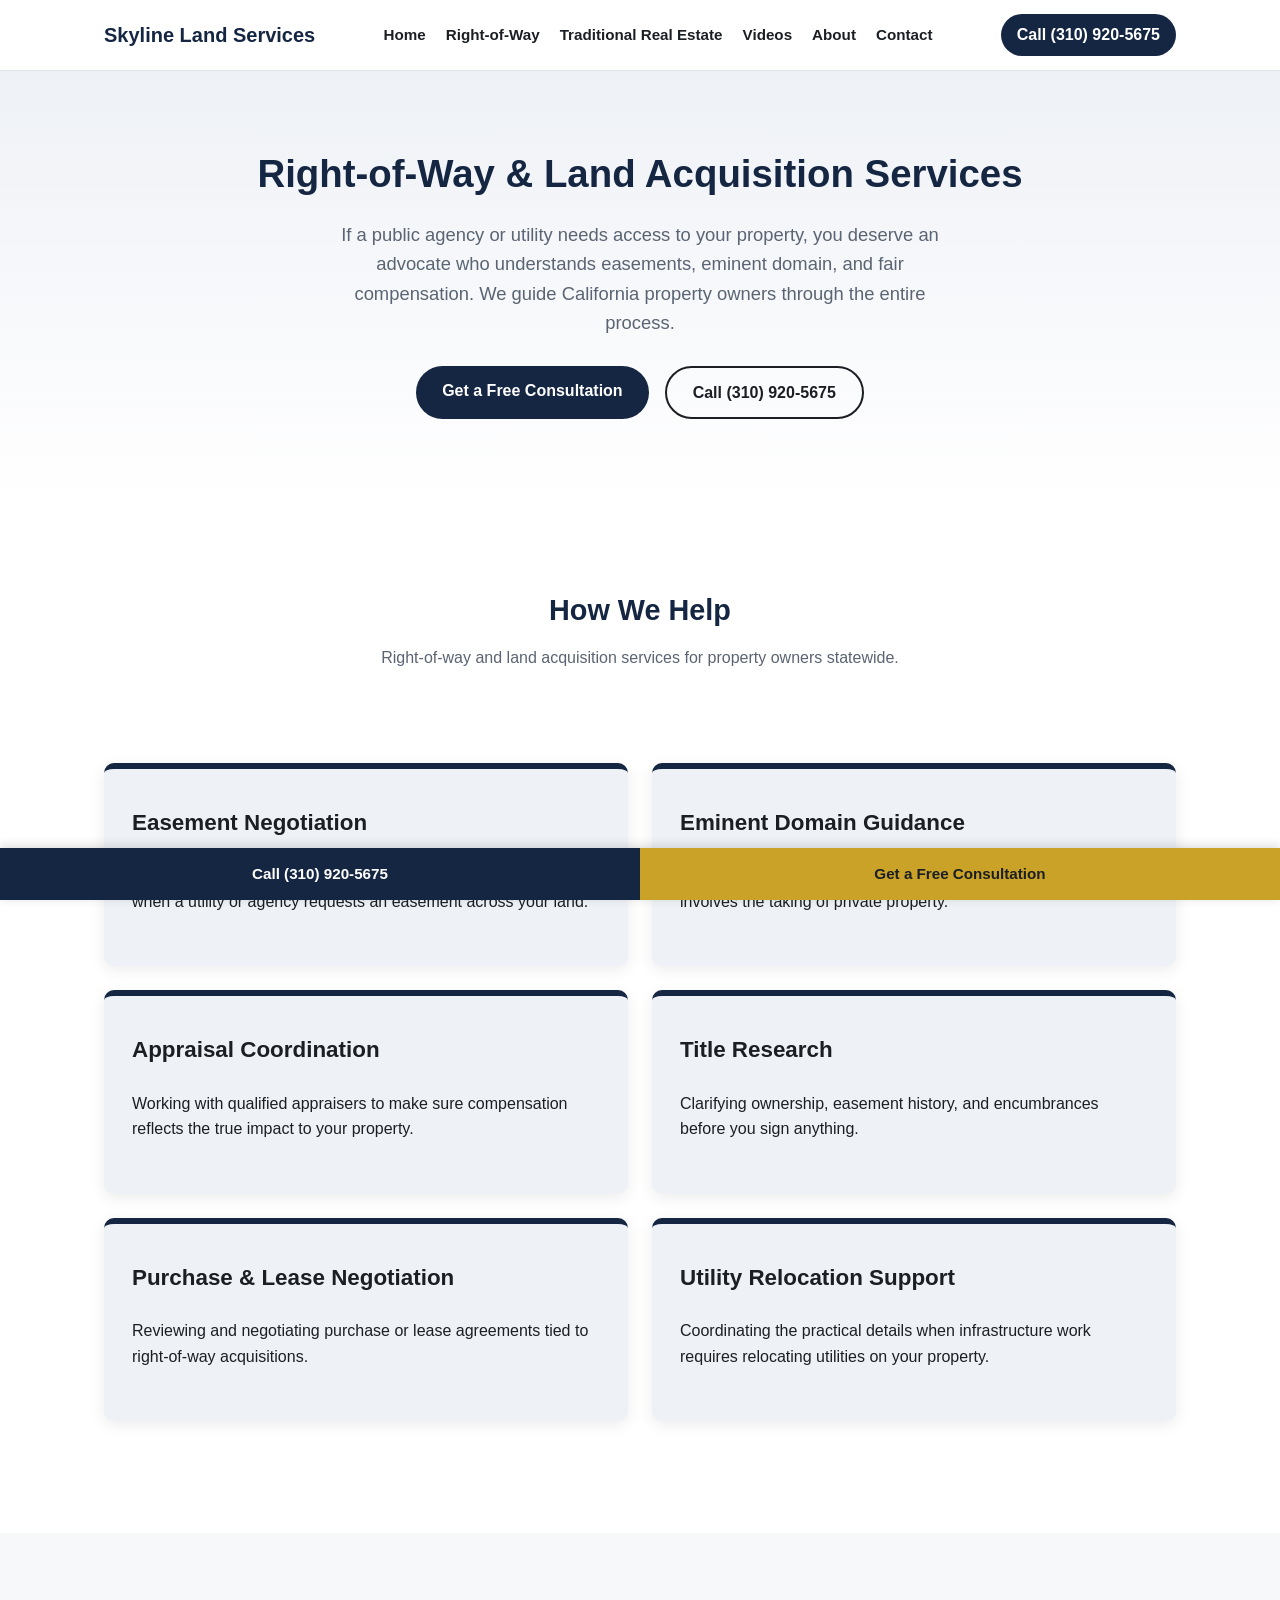
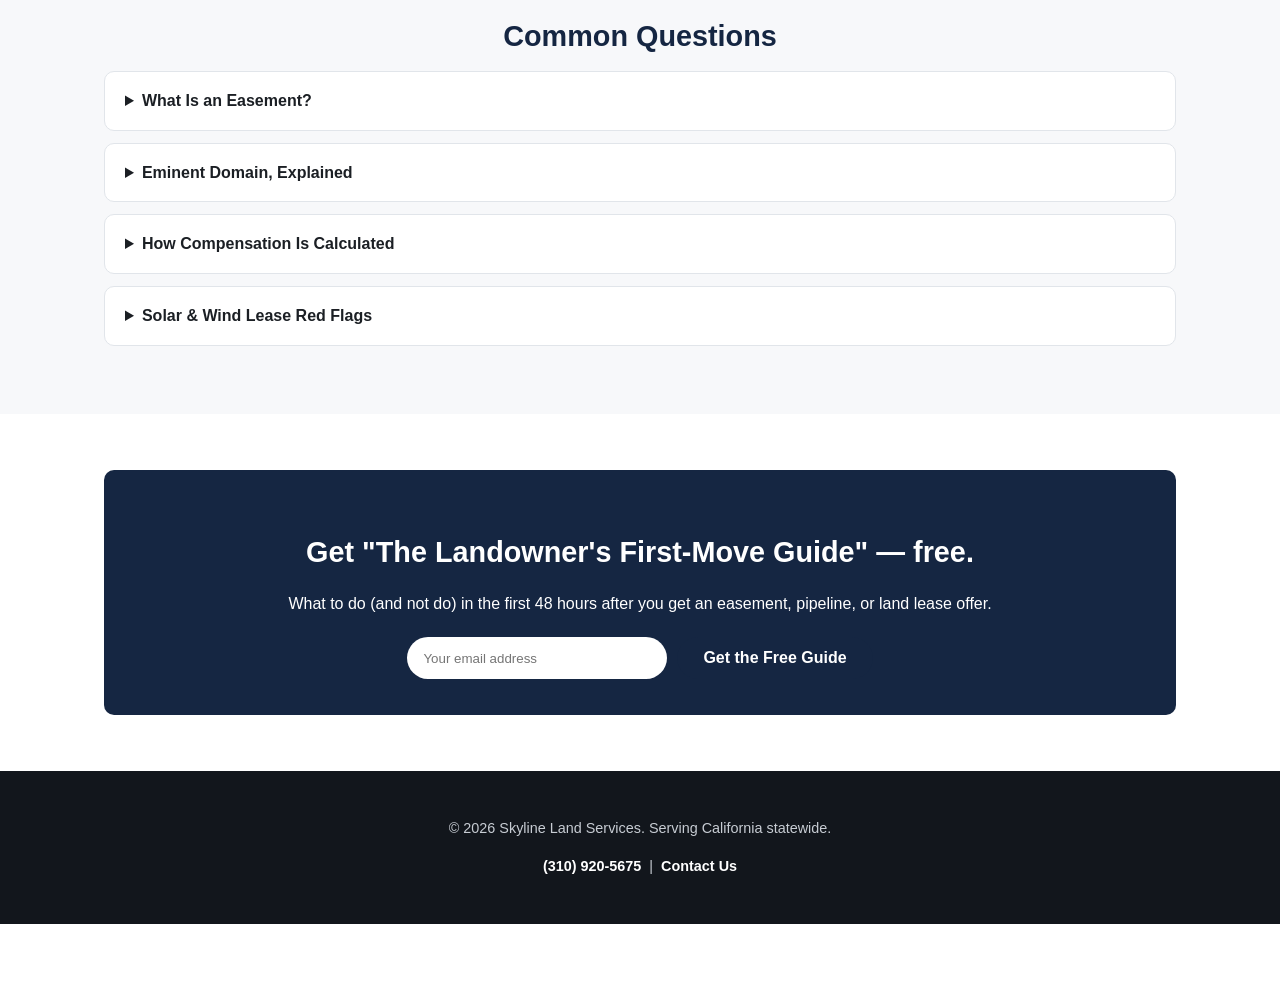
<file: right-of-way.html>
<!DOCTYPE html>
<html lang="en">
<head>
<meta charset="UTF-8">
<meta name="viewport" content="width=device-width, initial-scale=1.0">
<title>Right-of-Way & Land Acquisition Services | Skyline Land Services</title>
<meta name="description" content="Expert right-of-way and easement acquisition services for California property owners affected by public infrastructure projects. Call (310) 920-5675.">
<meta property="og:title" content="Right-of-Way & Land Acquisition Services | Skyline Land Services">
<meta property="og:description" content="Easements, eminent domain guidance, appraisal coordination, and utility relocation support.">
<meta property="og:type" content="website">
<link rel="stylesheet" href="styles.css">
<script type="application/ld+json">
{
  "@context": "https://schema.org",
  "@type": "FAQPage",
  "mainEntity": [
    {
      "@type": "Question",
      "name": "What Is an Easement?",
      "acceptedAnswer": {
        "@type": "Answer",
        "text": "An easement is a legal right for another party, such as a utility or public agency, to use a portion of your property for a specific purpose, while you retain ownership of the land itself."
      }
    },
    {
      "@type": "Question",
      "name": "Eminent Domain, Explained",
      "acceptedAnswer": {
        "@type": "Answer",
        "text": "Eminent domain is the government's power to acquire private property for public use, provided the owner receives just compensation. There is a formal process, and owners have rights throughout it."
      }
    },
    {
      "@type": "Question",
      "name": "How Compensation Is Calculated",
      "acceptedAnswer": {
        "@type": "Answer",
        "text": "Compensation is generally based on fair market value, considering the portion of land taken, any damage to the remaining property, and the impact on its use."
      }
    },
    {
      "@type": "Question",
      "name": "What are red flags in a solar or wind lease?",
      "acceptedAnswer": {
        "@type": "Answer",
        "text": "Solar and wind leases often run 20-30 years, so the fine print matters as much as the payment. Watch for missing escalation clauses, vague decommissioning terms, and pressure to sign quickly."
      }
    }
  ]
}
</script>
</head>
<body class="theme-row">
<header class="site-header">
<div class="header-inner">
<a href="index.html" class="logo">Skyline Land Services</a>
<nav class="main-nav">
<a href="index.html">Home</a>
<a href="right-of-way.html">Right-of-Way</a>
<a href="traditional-real-estate.html">Traditional Real Estate</a>
<a href="videos.html">Videos</a>
<a href="about.html">About</a>
<a href="contact.html">Contact</a>
</nav>
<a href="tel:3109205675" class="header-call">Call (310) 920-5675</a>
</div>
</header>

<section class="hero">
<div class="container">
<h1>Right-of-Way & Land Acquisition Services</h1>
<p class="lead">If a public agency or utility needs access to your property, you deserve an advocate who understands easements, eminent domain, and fair compensation. We guide California property owners through the entire process.</p>
<div class="hero-ctas">
<a href="contact.html" class="btn btn-row">Get a Free Consultation</a>
<a href="tel:3109205675" class="btn btn-outline">Call (310) 920-5675</a>
</div>
</div>
</section>

<section class="section">
<div class="container">
<h2>How We Help</h2>
<p class="section-sub">Right-of-way and land acquisition services for property owners statewide.</p>
<div class="tracks">
<div class="track-card track-row">
<h3>Easement Negotiation</h3>
<p>Reviewing offers, negotiating terms, and protecting your interests when a utility or agency requests an easement across your land.</p>
</div>
<div class="track-card track-row">
<h3>Eminent Domain Guidance</h3>
<p>Understanding your rights and options when a public project involves the taking of private property.</p>
</div>
<div class="track-card track-row">
<h3>Appraisal Coordination</h3>
<p>Working with qualified appraisers to make sure compensation reflects the true impact to your property.</p>
</div>
<div class="track-card track-row">
<h3>Title Research</h3>
<p>Clarifying ownership, easement history, and encumbrances before you sign anything.</p>
</div>
<div class="track-card track-row">
<h3>Purchase & Lease Negotiation</h3>
<p>Reviewing and negotiating purchase or lease agreements tied to right-of-way acquisitions.</p>
</div>
<div class="track-card track-row">
<h3>Utility Relocation Support</h3>
<p>Coordinating the practical details when infrastructure work requires relocating utilities on your property.</p>
</div>
</div>
</div>
</section>

<section class="section section-alt">
<div class="container">
<h2>Common Questions</h2>
<div class="faq">
<details>
<summary>What Is an Easement?</summary>
<p>An easement is a legal right for another party, such as a utility or public agency, to use a portion of your property for a specific purpose, while you retain ownership of the land itself.</p>
<p><a href="what-is-an-easement.html">Read the full guide &rarr;</a></p>
</details>
<details>
<summary>Eminent Domain, Explained</summary>
<p>Eminent domain is the government's power to acquire private property for public use, provided the owner receives just compensation. There is a formal process, and owners have rights throughout it.</p>
<p><a href="eminent-domain-explained.html">Read the full guide &rarr;</a></p>
</details>
<details>
<summary>How Compensation Is Calculated</summary>
<p>Compensation is generally based on fair market value, considering the portion of land taken, any damage to the remaining property, and the impact on its use.</p>
<p><a href="how-compensation-is-calculated.html">Read the full guide &rarr;</a></p>
</details>
<details>
<summary>Solar &amp; Wind Lease Red Flags</summary>
<p>Solar and wind leases often run 20&ndash;30 years, so the fine print matters as much as the payment. Escalation clauses, decommissioning terms, and review timelines are worth understanding before you sign.</p>
<p><a href="solar-wind-lease-red-flags.html">Read the full guide &rarr;</a></p>
</details>
</div>
</div>
</section>

<section class="section">
<div class="container">
<div class="signup-box">
<h2 style="color:#fff;">Get "The Landowner's First-Move Guide" &mdash; free.</h2>
<p>What to do (and not do) in the first 48 hours after you get an easement, pipeline, or land lease offer.</p>
<form class="signup-form" action="https://formspree.io/f/xoeaqyrw" method="POST">
<input type="email" name="email" placeholder="Your email address" required>
<button type="submit" class="btn btn-row">Get the Free Guide</button>
</form>
</div>
</div>
</section>

<footer class="site-footer">
<div class="container">
<p>&copy; 2026 Skyline Land Services. Serving California statewide.</p>
<p><a href="tel:3109205675">(310) 920-5675</a> &nbsp;|&nbsp; <a href="contact.html">Contact Us</a></p>
</div>
</footer>

<div class="sticky-cta">
<a href="tel:3109205675">Call (310) 920-5675</a>
<a href="contact.html" class="sticky-secondary">Get a Free Consultation</a>
</div>

</body>
</html>
</file>
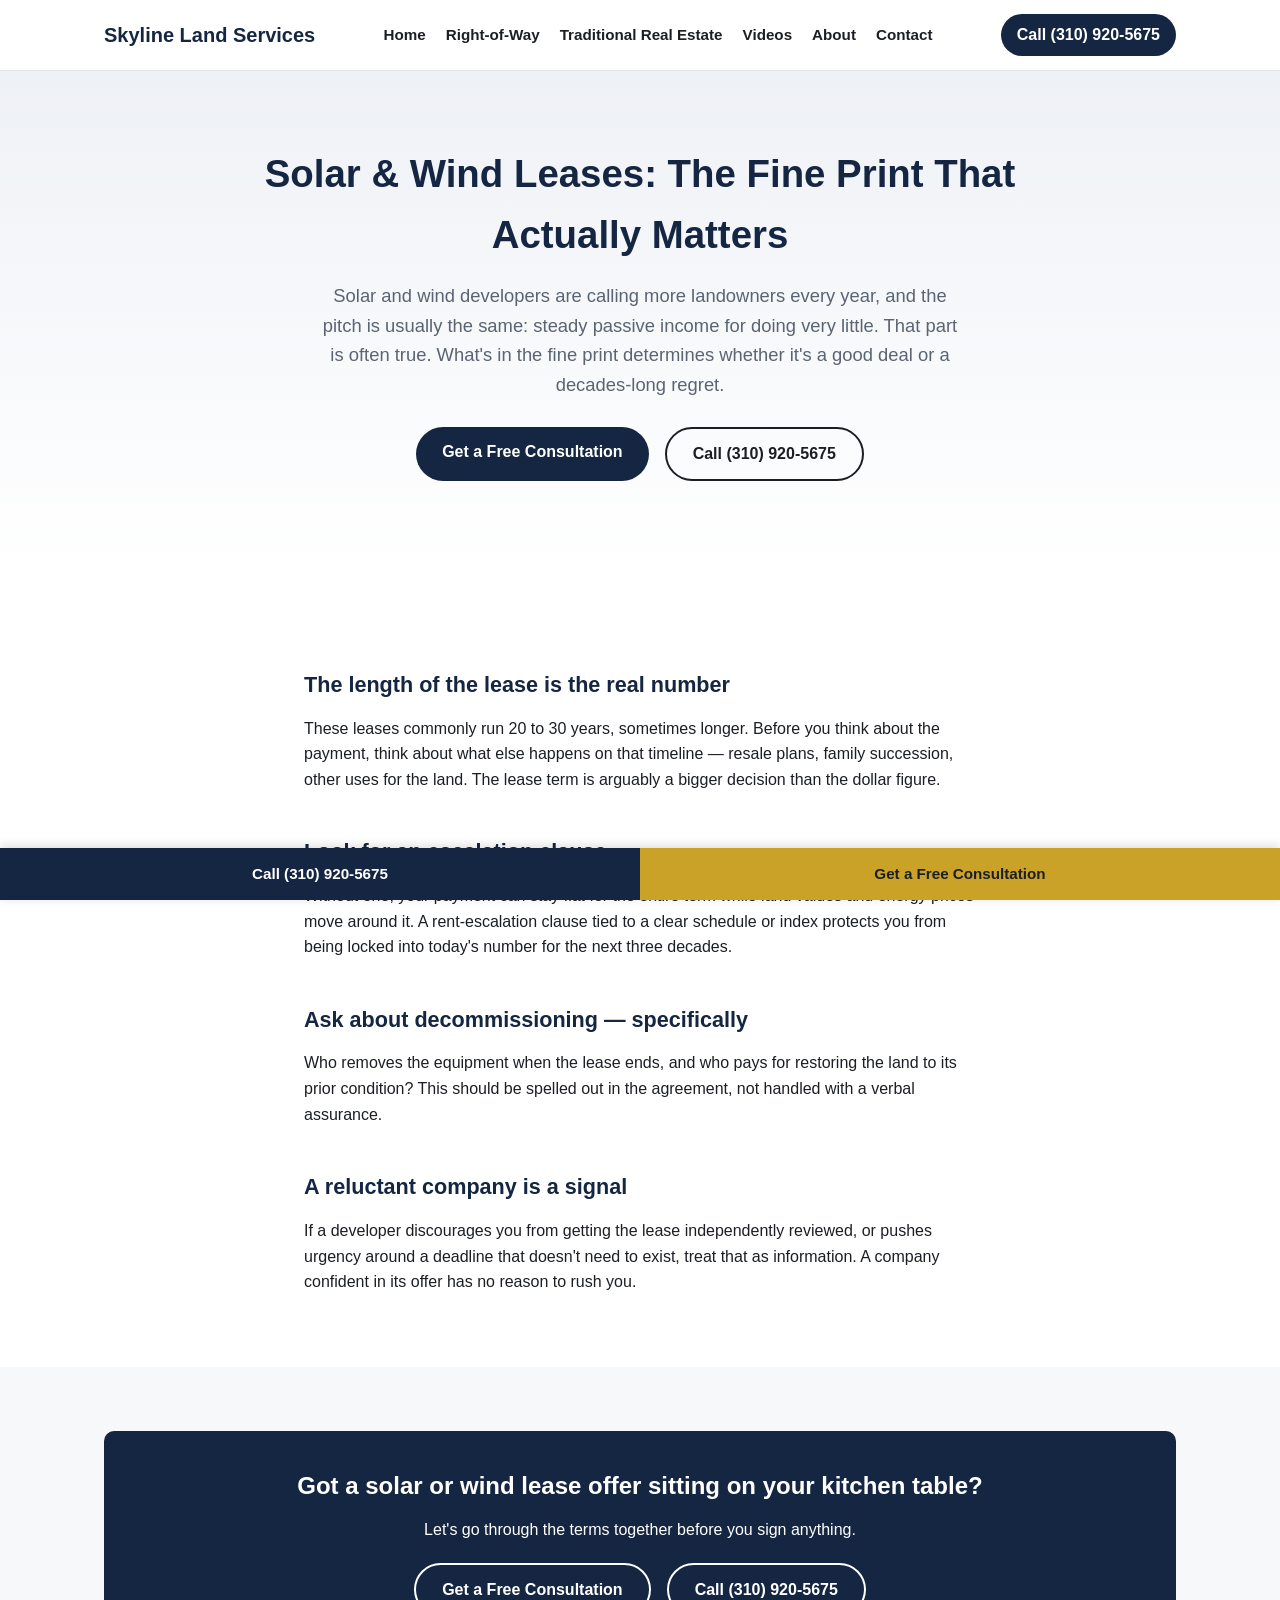
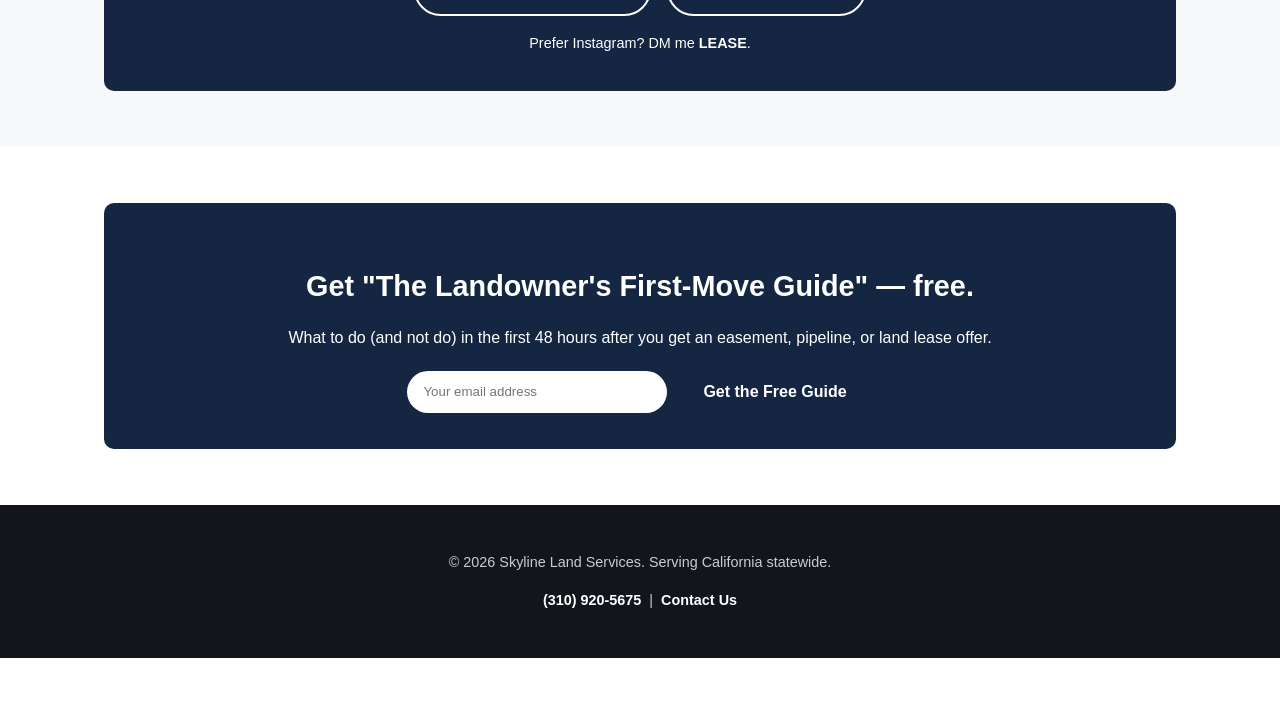
<file: solar-wind-lease-red-flags.html>
<!DOCTYPE html>
<html lang="en">
<head>
<meta charset="UTF-8">
<meta name="viewport" content="width=device-width, initial-scale=1.0">
<title>Solar & Wind Lease Red Flags | Skyline Land Services</title>
<meta name="description" content="Solar and wind developers are calling more California landowners every year. Here's the fine print that determines whether it's a good deal or a decades-long regret. Call (310) 920-5675.">
<meta property="og:type" content="article">
<meta property="og:title" content="Solar & Wind Lease Red Flags | Skyline Land Services">
<meta property="og:description" content="Lease term, escalation clauses, decommissioning terms, and the one signal that a developer isn't confident in its own offer.">
<link rel="stylesheet" href="styles.css">
<style>
  .article-body { max-width: 720px; margin: 0 auto; }
  .article-intro { font-size: 1.05rem; color: var(--muted); margin-bottom: 1.75em; }
  .article-body h2 { font-size: 1.35rem; text-align: left; margin: 2em 0 0.6em; color: var(--row-primary); }
  .article-body p { margin: 0 0 1em; }
  .cta-block { background: var(--row-primary); color: #fff; border-radius: var(--radius); padding: 36px; text-align: center; margin-top: 8px; }
  .cta-block h2 { color: #fff; text-align: center; margin: 0 0 12px; font-size: 1.5rem; }
  .cta-block p { color: #fff; margin: 0 0 20px; }
  .cta-block .hero-ctas { margin-bottom: 16px; }
  .cta-block .btn-outline { color: #fff; }
  .cta-block .ig-line { font-size: 0.9rem; color: #fff; margin: 0; }
</style>
</head>
<body class="theme-row">

<header class="site-header">
  <div class="header-inner">
    <a href="index.html" class="logo">Skyline Land Services</a>
    <nav class="main-nav">
      <a href="index.html">Home</a>
      <a href="right-of-way.html">Right-of-Way</a>
      <a href="traditional-real-estate.html">Traditional Real Estate</a>
      <a href="videos.html">Videos</a>
      <a href="about.html">About</a>
      <a href="contact.html">Contact</a>
    </nav>
    <a href="tel:3109205675" class="header-call">Call (310) 920-5675</a>
  </div>
</header>

<section class="hero">
  <div class="container">
    <h1>Solar & Wind Leases: The Fine Print That Actually Matters</h1>
    <p class="lead">Solar and wind developers are calling more landowners every year, and the pitch is usually the same: steady passive income for doing very little. That part is often true. What's in the fine print determines whether it's a good deal or a decades-long regret.</p>
    <div class="hero-ctas">
      <a href="contact.html" class="btn btn-row">Get a Free Consultation</a>
      <a href="tel:3109205675" class="btn btn-outline">Call (310) 920-5675</a>
    </div>
  </div>
</section>

<section class="section">
  <div class="container article-body">

    <h2>The length of the lease is the real number</h2>
    <p>These leases commonly run 20 to 30 years, sometimes longer. Before you think about the payment, think about what else happens on that timeline — resale plans, family succession, other uses for the land. The lease term is arguably a bigger decision than the dollar figure.</p>

    <h2>Look for an escalation clause</h2>
    <p>Without one, your payment can stay flat for the entire term while land values and energy prices move around it. A rent-escalation clause tied to a clear schedule or index protects you from being locked into today's number for the next three decades.</p>

    <h2>Ask about decommissioning — specifically</h2>
    <p>Who removes the equipment when the lease ends, and who pays for restoring the land to its prior condition? This should be spelled out in the agreement, not handled with a verbal assurance.</p>

    <h2>A reluctant company is a signal</h2>
    <p>If a developer discourages you from getting the lease independently reviewed, or pushes urgency around a deadline that doesn't need to exist, treat that as information. A company confident in its offer has no reason to rush you.</p>

  </div>
</section>

<section class="section section-alt">
  <div class="container">
    <div class="cta-block">
      <h2>Got a solar or wind lease offer sitting on your kitchen table?</h2>
      <p>Let's go through the terms together before you sign anything.</p>
      <div class="hero-ctas">
        <a href="contact.html" class="btn btn-outline">Get a Free Consultation</a>
        <a href="tel:3109205675" class="btn btn-outline">Call (310) 920-5675</a>
      </div>
      <p class="ig-line">Prefer Instagram? DM me <strong>LEASE</strong>.</p>
    </div>
  </div>
</section>

<section class="section">
  <div class="container">
    <div class="signup-box">
      <h2 style="color:#fff;">Get "The Landowner's First-Move Guide" — free.</h2>
      <p>What to do (and not do) in the first 48 hours after you get an easement, pipeline, or land lease offer.</p>
      <form class="signup-form" action="https://formspree.io/f/xoeaqyrw" method="POST">
        <input type="email" name="email" placeholder="Your email address" required>
        <button type="submit" class="btn btn-row">Get the Free Guide</button>
      </form>
    </div>
  </div>
</section>

<footer class="site-footer">
  <div class="container">
    <p>© 2026 Skyline Land Services. Serving California statewide.</p>
    <p><a href="tel:3109205675">(310) 920-5675</a> &nbsp;|&nbsp; <a href="contact.html">Contact Us</a></p>
  </div>
</footer>

<div class="sticky-cta">
  <a href="tel:3109205675">Call (310) 920-5675</a>
  <a href="contact.html" class="sticky-secondary">Get a Free Consultation</a>
</div>

</body>
</html>
</file>
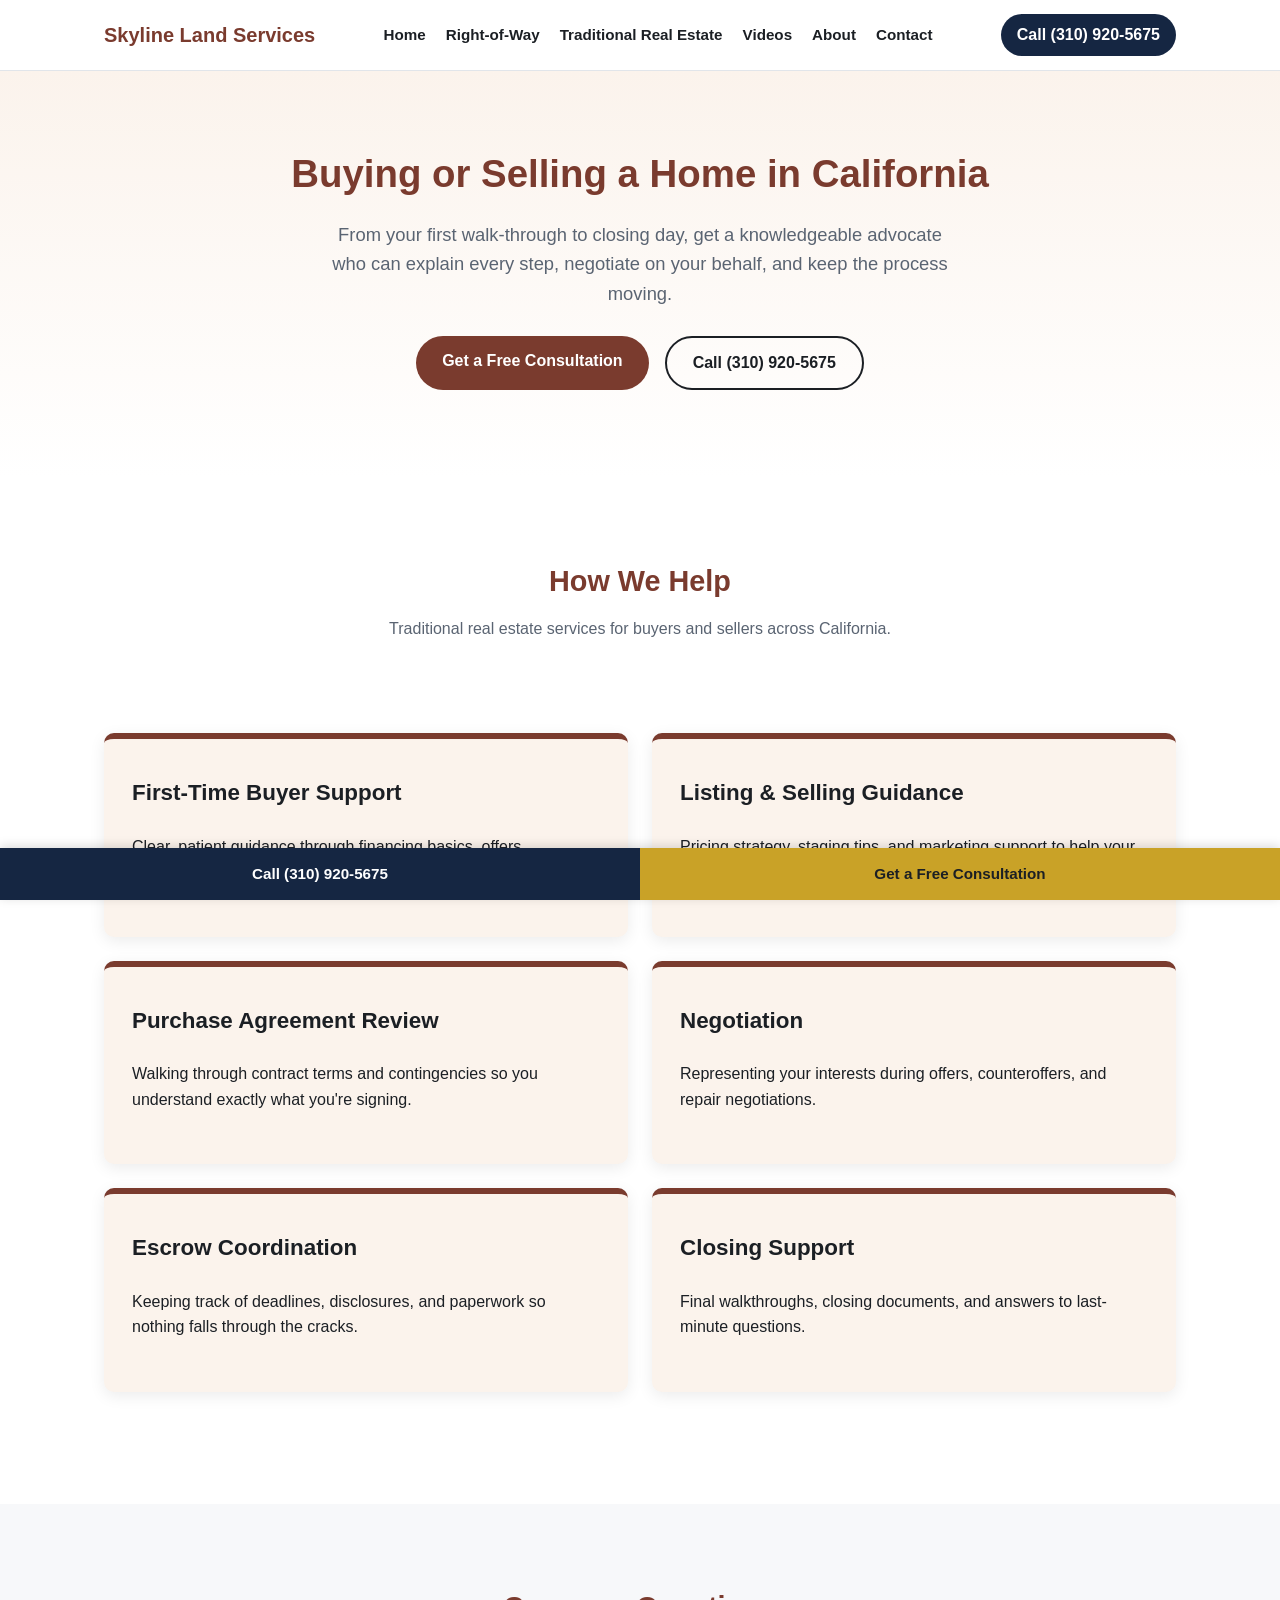
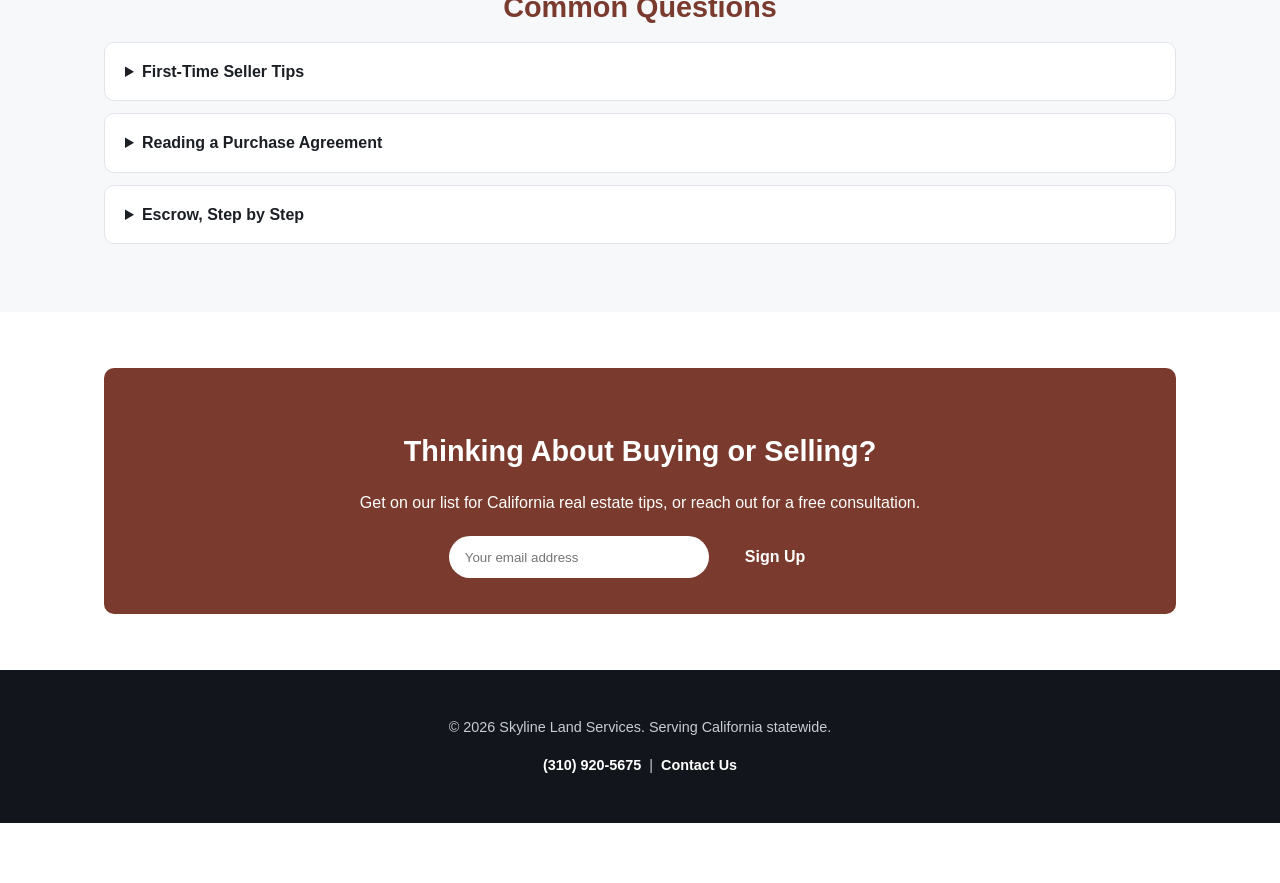
<file: traditional-real-estate.html>
<!DOCTYPE html>
<html lang="en">
<head>
<meta charset="UTF-8">
<meta name="viewport" content="width=device-width, initial-scale=1.0">
<title>Traditional Real Estate Services | Skyline Land Services</title>
<meta name="description" content="Buying or selling a home in California? Get hands-on guidance from listing to close. Call (310) 920-5675.">
<meta property="og:title" content="Traditional Real Estate Services | Skyline Land Services">
<meta property="og:description" content="First-time buyer support, listing guidance, and contract negotiation for California home buyers and sellers.">
<meta property="og:type" content="website">
<link rel="stylesheet" href="styles.css">
</head>
<body class="theme-trad">
<header class="site-header">
  <div class="header-inner">
    <a href="index.html" class="logo">Skyline Land Services</a>
    <nav class="main-nav">
      <a href="index.html">Home</a>
      <a href="right-of-way.html">Right-of-Way</a>
      <a href="traditional-real-estate.html">Traditional Real Estate</a>
      <a href="videos.html">Videos</a>
      <a href="about.html">About</a>
      <a href="contact.html">Contact</a>
    </nav>
    <a href="tel:3109205675" class="header-call">Call (310) 920-5675</a>
  </div>
</header>

<section class="hero">
  <div class="container">
    <h1>Buying or Selling a Home in California</h1>
    <p class="lead">From your first walk-through to closing day, get a knowledgeable advocate who can explain every step, negotiate on your behalf, and keep the process moving.</p>
    <div class="hero-ctas">
      <a href="contact.html" class="btn btn-trad">Get a Free Consultation</a>
      <a href="tel:3109205675" class="btn btn-outline">Call (310) 920-5675</a>
    </div>
  </div>
</section>

<section class="section">
  <div class="container">
    <h2>How We Help</h2>
    <p class="section-sub">Traditional real estate services for buyers and sellers across California.</p>
    <div class="tracks">
      <div class="track-card track-trad">
        <h3>First-Time Buyer Support</h3>
        <p>Clear, patient guidance through financing basics, offers, inspections, and closing for buyers new to the process.</p>
      </div>
      <div class="track-card track-trad">
        <h3>Listing & Selling Guidance</h3>
        <p>Pricing strategy, staging tips, and marketing support to help your property stand out and sell.</p>
      </div>
      <div class="track-card track-trad">
        <h3>Purchase Agreement Review</h3>
        <p>Walking through contract terms and contingencies so you understand exactly what you're signing.</p>
      </div>
      <div class="track-card track-trad">
        <h3>Negotiation</h3>
        <p>Representing your interests during offers, counteroffers, and repair negotiations.</p>
      </div>
      <div class="track-card track-trad">
        <h3>Escrow Coordination</h3>
        <p>Keeping track of deadlines, disclosures, and paperwork so nothing falls through the cracks.</p>
      </div>
      <div class="track-card track-trad">
        <h3>Closing Support</h3>
        <p>Final walkthroughs, closing documents, and answers to last-minute questions.</p>
      </div>
    </div>
  </div>
</section>

<section class="section section-alt">
  <div class="container">
    <h2>Common Questions</h2>
    <div class="faq">
      <details>
        <summary>First-Time Seller Tips</summary>
        <p>Pricing accurately, making small repairs, and decluttering can make a big difference in how quickly your home sells and for how much.</p>
      </details>
      <details>
        <summary>Reading a Purchase Agreement</summary>
        <p>A purchase agreement outlines the price, contingencies, deadlines, and responsibilities of both buyer and seller. It's important to understand each section before signing.</p>
      </details>
      <details>
        <summary>Escrow, Step by Step</summary>
        <p>Escrow is the neutral process that holds funds and documents until all conditions of the sale are met, then transfers ownership.</p>
      </details>
    </div>
  </div>
</section>

<section class="section">
  <div class="container">
    <div class="signup-box trad">
      <h2 style="color:#fff;">Thinking About Buying or Selling?</h2>
      <p>Get on our list for California real estate tips, or reach out for a free consultation.</p>
      <form class="signup-form" action="https://formspree.io/f/xoeaqyrw" method="POST">
        <input type="email" name="email" placeholder="Your email address" required>
        <button type="submit" class="btn btn-trad">Sign Up</button>
      </form>
    </div>
  </div>
</section>

<footer class="site-footer">
  <div class="container">
    <p>&copy; 2026 Skyline Land Services. Serving California statewide.</p>
    <p><a href="tel:3109205675">(310) 920-5675</a> &nbsp;|&nbsp; <a href="contact.html">Contact Us</a></p>
  </div>
</footer>

<div class="sticky-cta">
  <a href="tel:3109205675">Call (310) 920-5675</a>
  <a href="contact.html" class="sticky-secondary">Get a Free Consultation</a>
</div>

</body>
</html>
</file>
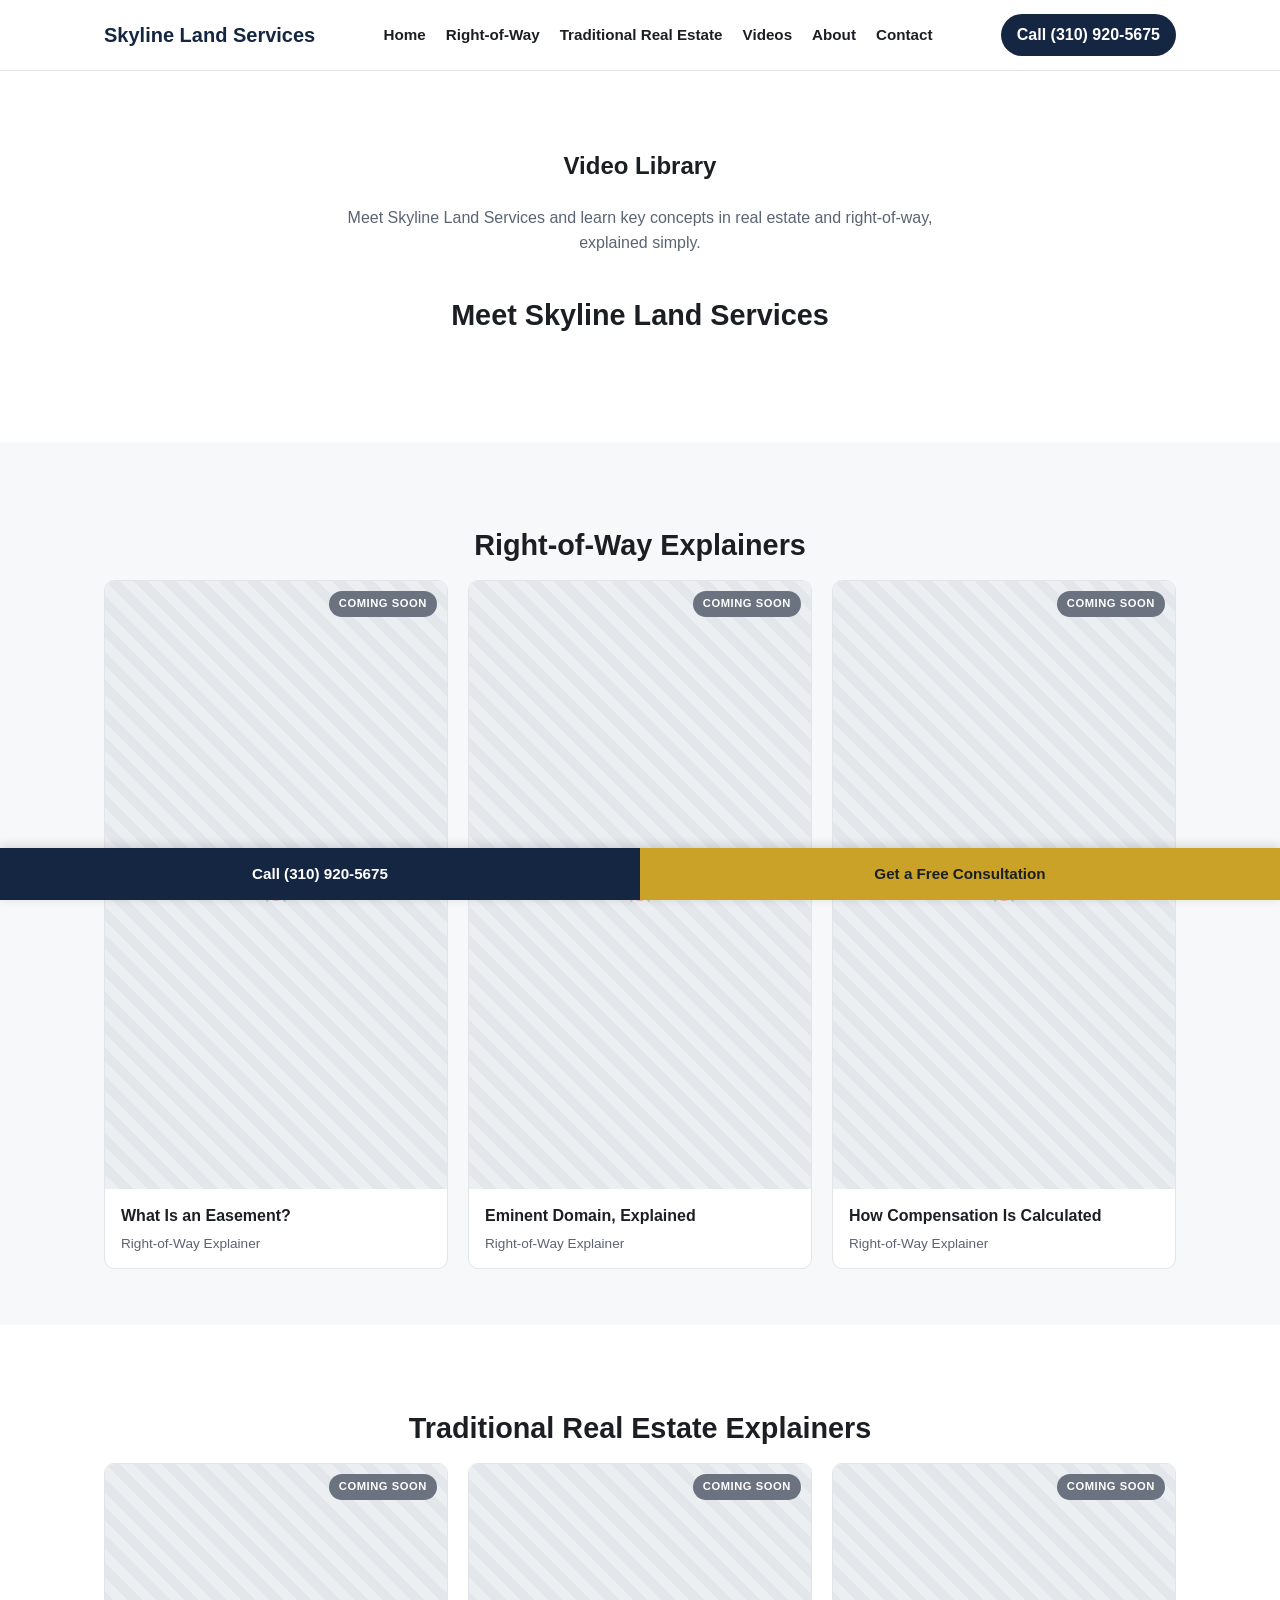
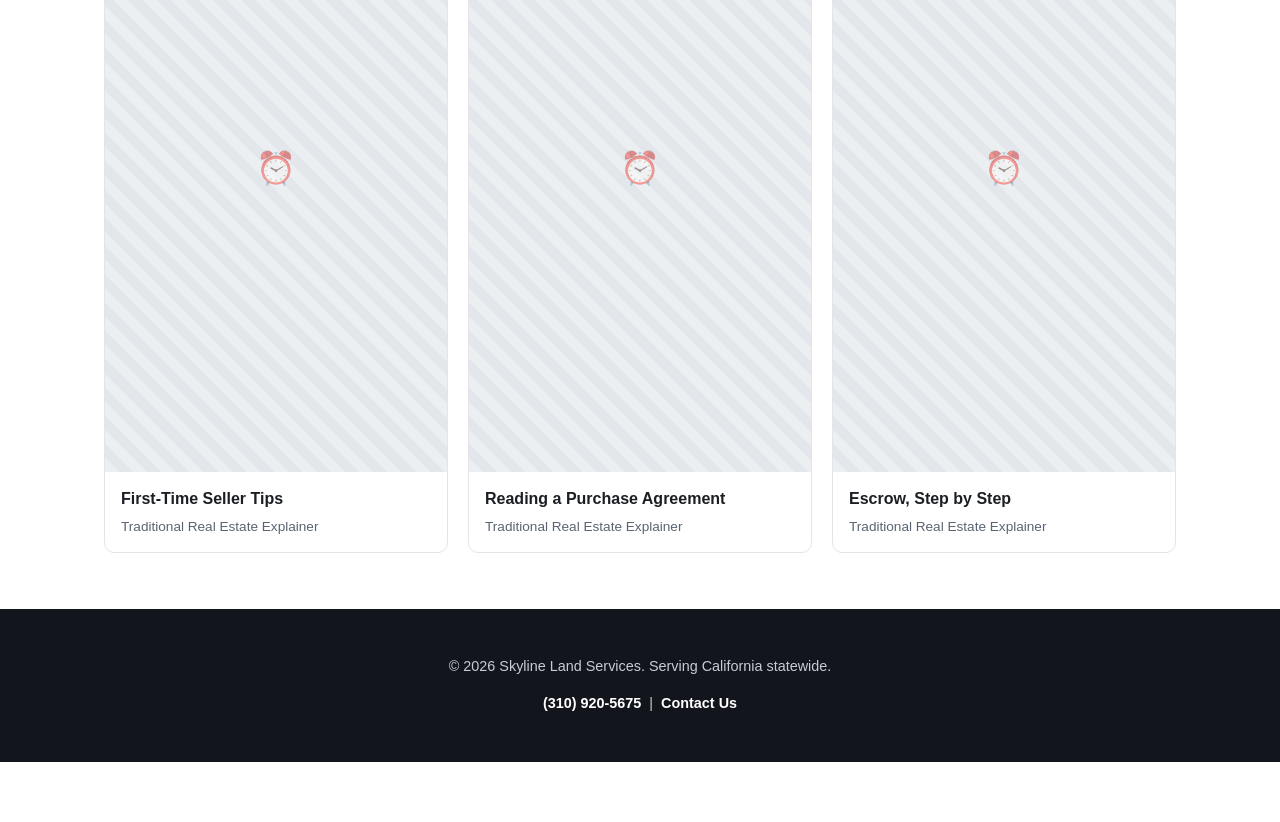
<file: videos.html>
<!DOCTYPE html>
<html lang="en">
<head>
<meta charset="UTF-8">
<meta name="viewport" content="width=device-width, initial-scale=1.0">
<title>Video Library | Skyline Land Services</title>
<meta name="description" content="Short videos explaining easements, eminent domain, home buying steps, and more from Skyline Land Services.">
<link rel="stylesheet" href="styles.css">
</head>
<body>
<header class="site-header">
  <div class="header-inner">
    <a href="index.html" class="logo">Skyline Land Services</a>
    <nav class="main-nav">
      <a href="index.html">Home</a>
      <a href="right-of-way.html">Right-of-Way</a>
      <a href="traditional-real-estate.html">Traditional Real Estate</a>
      <a href="videos.html">Videos</a>
      <a href="about.html">About</a>
      <a href="contact.html">Contact</a>
    </nav>
    <a href="tel:3109205675" class="header-call">Call (310) 920-5675</a>
  </div>
</header>

<section class="section">
  <div class="container">
    <h1 style="text-align:center;">Video Library</h1>
    <p class="section-sub">Meet Skyline Land Services and learn key concepts in real estate and right-of-way, explained simply.</p>

    <h2>Meet Skyline Land Services</h2>
    <div class="featured-video">
      <blockquote class="instagram-media" data-instgrm-permalink="https://www.instagram.com/reel/DayCzLYTrGy/?utm_source=ig_web_copy_link&igsh=MzRlODBiNWFlZA==" data-instgrm-version="14"></blockquote>
    </div>
  </div>
</section>

<section class="section section-alt">
  <div class="container">
    <h2>Right-of-Way Explainers</h2>
    <div class="video-grid">
      <div class="video-card">
        <div class="video-thumb"><span class="clock-icon">&#9200;</span><span class="coming-soon-badge">COMING SOON</span></div>
        <div class="video-card-body"><h4>What Is an Easement?</h4><p>Right-of-Way Explainer</p></div>
      </div>
      <div class="video-card">
        <div class="video-thumb"><span class="clock-icon">&#9200;</span><span class="coming-soon-badge">COMING SOON</span></div>
        <div class="video-card-body"><h4>Eminent Domain, Explained</h4><p>Right-of-Way Explainer</p></div>
      </div>
      <div class="video-card">
        <div class="video-thumb"><span class="clock-icon">&#9200;</span><span class="coming-soon-badge">COMING SOON</span></div>
        <div class="video-card-body"><h4>How Compensation Is Calculated</h4><p>Right-of-Way Explainer</p></div>
      </div>
    </div>
  </div>
</section>

<section class="section">
  <div class="container">
    <h2>Traditional Real Estate Explainers</h2>
    <div class="video-grid">
      <div class="video-card">
        <div class="video-thumb"><span class="clock-icon">&#9200;</span><span class="coming-soon-badge">COMING SOON</span></div>
        <div class="video-card-body"><h4>First-Time Seller Tips</h4><p>Traditional Real Estate Explainer</p></div>
      </div>
      <div class="video-card">
        <div class="video-thumb"><span class="clock-icon">&#9200;</span><span class="coming-soon-badge">COMING SOON</span></div>
        <div class="video-card-body"><h4>Reading a Purchase Agreement</h4><p>Traditional Real Estate Explainer</p></div>
      </div>
      <div class="video-card">
        <div class="video-thumb"><span class="clock-icon">&#9200;</span><span class="coming-soon-badge">COMING SOON</span></div>
        <div class="video-card-body"><h4>Escrow, Step by Step</h4><p>Traditional Real Estate Explainer</p></div>
      </div>
    </div>
  </div>
</section>

<footer class="site-footer">
  <div class="container">
    <p>&copy; 2026 Skyline Land Services. Serving California statewide.</p>
    <p><a href="tel:3109205675">(310) 920-5675</a> &nbsp;|&nbsp; <a href="contact.html">Contact Us</a></p>
  </div>
</footer>

<div class="sticky-cta">
  <a href="tel:3109205675">Call (310) 920-5675</a>
  <a href="contact.html" class="sticky-secondary">Get a Free Consultation</a>
</div>

<script async src="//www.instagram.com/embed.js"></script>
</body>
</html>
</file>
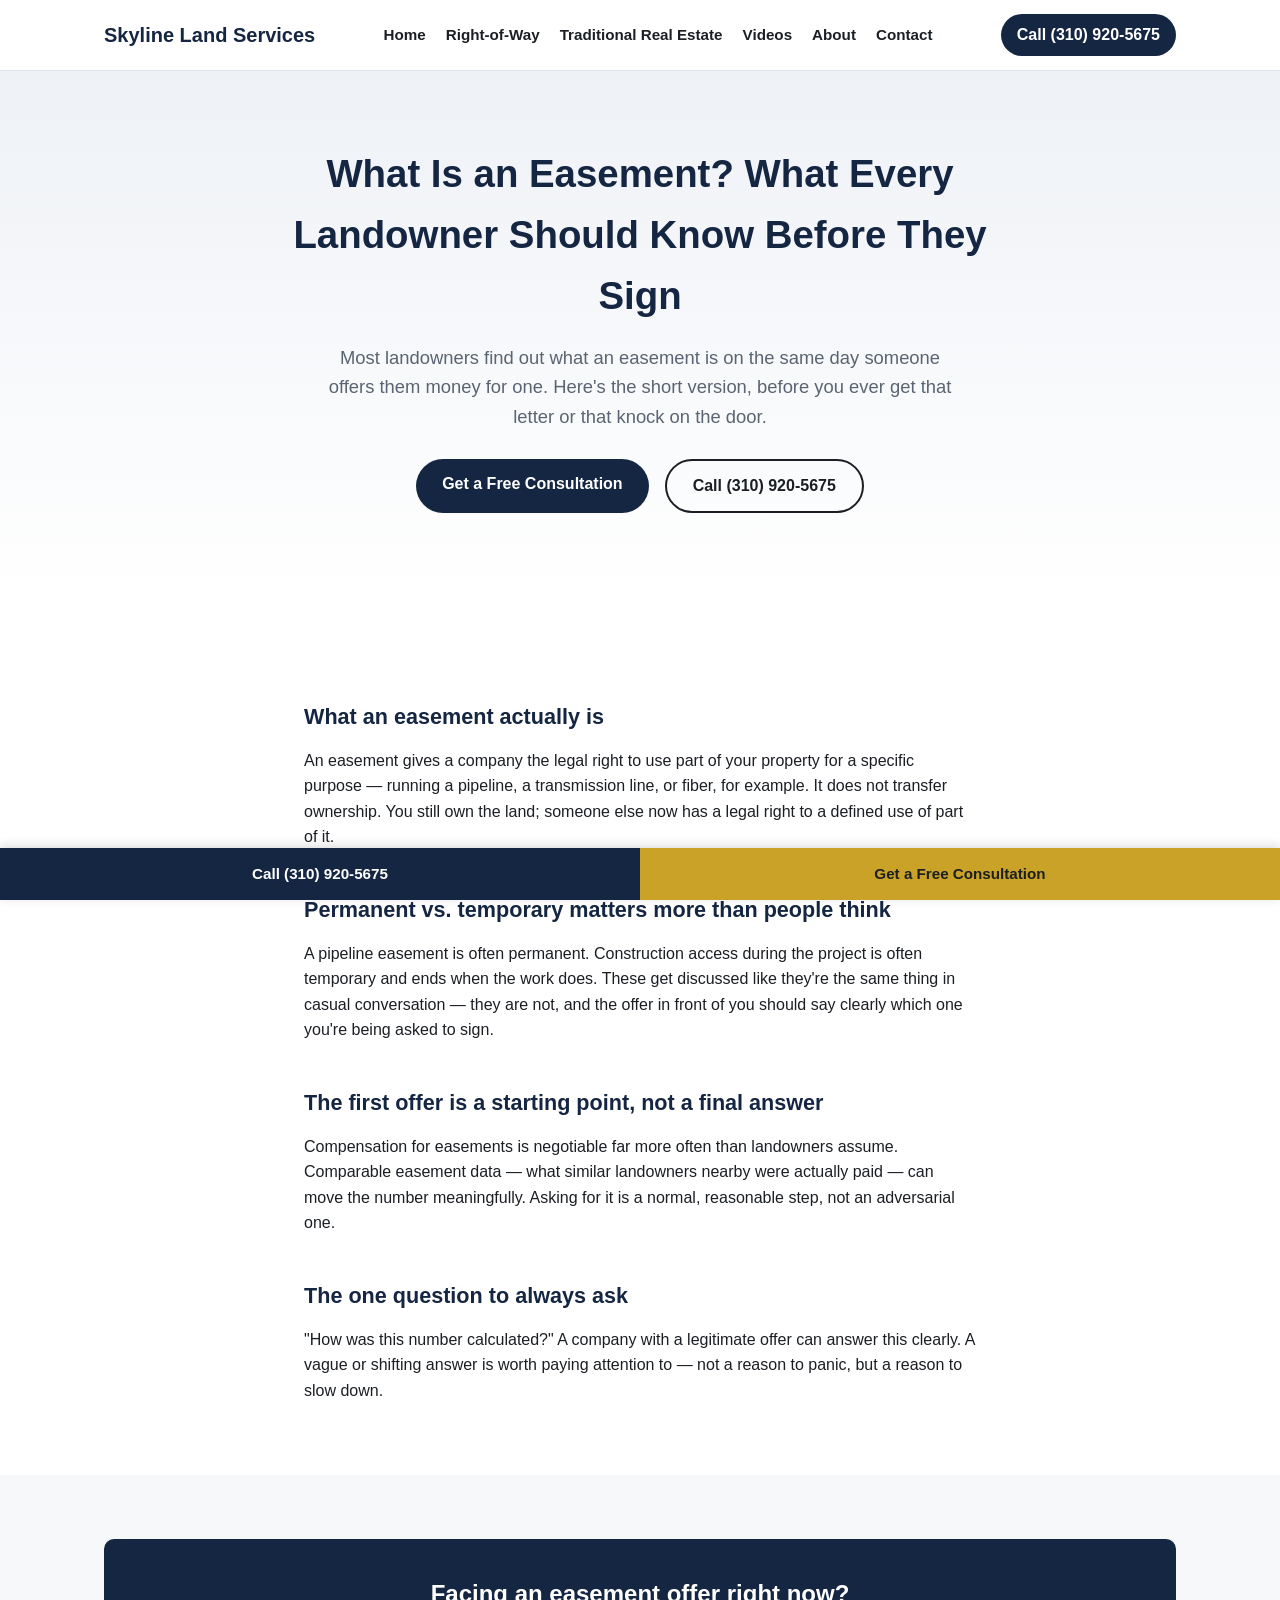
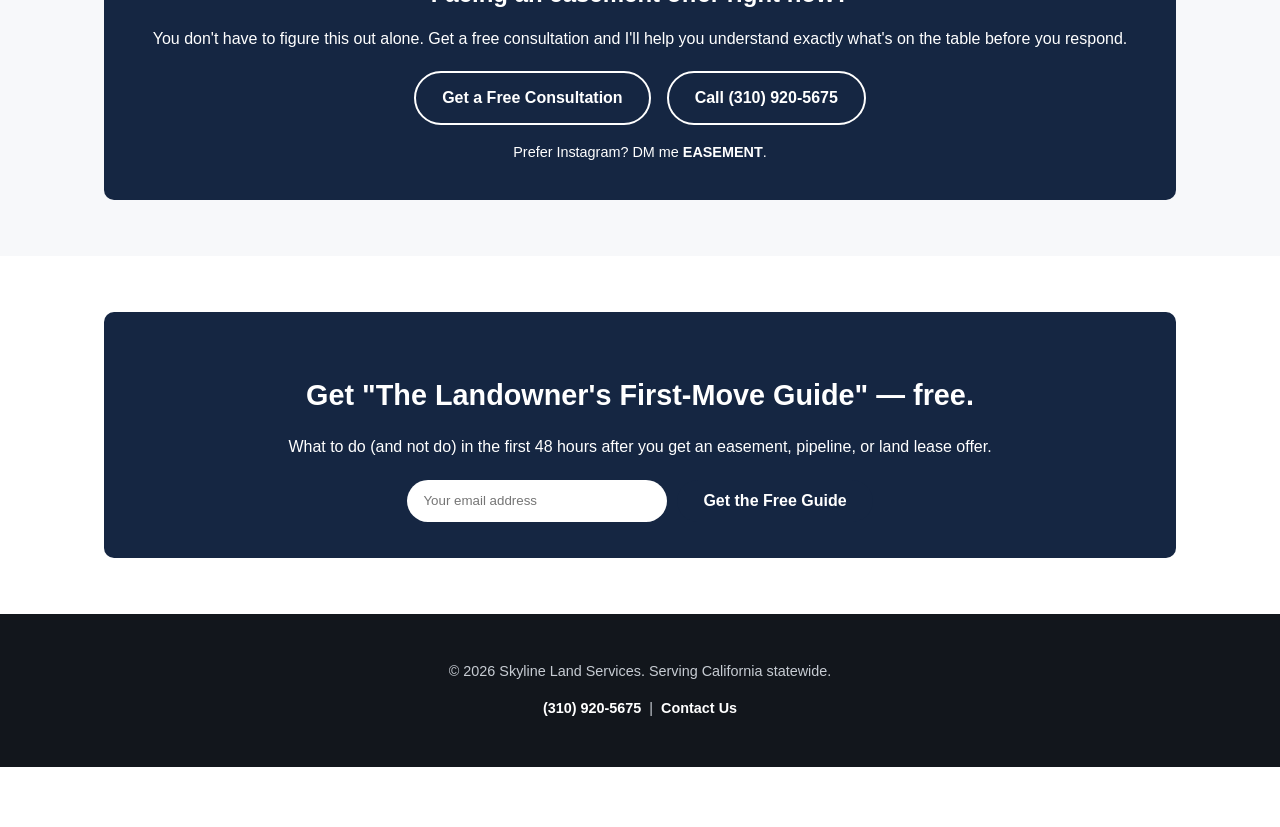
<file: what-is-an-easement.html>
<!DOCTYPE html>
<html lang="en">
<head>
<meta charset="UTF-8">
<meta name="viewport" content="width=device-width, initial-scale=1.0">
<title>What Is an Easement? | Skyline Land Services</title>
<meta name="description" content="An easement gives another party legal rights to part of your property — but not ownership. Here's what every California landowner should know before signing. Call (310) 920-5675.">
<meta property="og:type" content="article">
<meta property="og:title" content="What Is an Easement? | Skyline Land Services">
<meta property="og:description" content="What an easement actually gives up, permanent vs. temporary, and the one question every landowner should ask before signing.">
<link rel="stylesheet" href="styles.css">
<style>
  .article-body { max-width: 720px; margin: 0 auto; }
  .article-intro { font-size: 1.05rem; color: var(--muted); margin-bottom: 1.75em; }
  .article-body h2 { font-size: 1.35rem; text-align: left; margin: 2em 0 0.6em; color: var(--row-primary); }
  .article-body p { margin: 0 0 1em; }
  .cta-block { background: var(--row-primary); color: #fff; border-radius: var(--radius); padding: 36px; text-align: center; margin-top: 8px; }
  .cta-block h2 { color: #fff; text-align: center; margin: 0 0 12px; font-size: 1.5rem; }
  .cta-block p { color: #fff; margin: 0 0 20px; }
  .cta-block .hero-ctas { margin-bottom: 16px; }
  .cta-block .btn-outline { color: #fff; }
  .cta-block .ig-line { font-size: 0.9rem; color: #fff; margin: 0; }
</style>
</head>
<body class="theme-row">

<header class="site-header">
  <div class="header-inner">
    <a href="index.html" class="logo">Skyline Land Services</a>
    <nav class="main-nav">
      <a href="index.html">Home</a>
      <a href="right-of-way.html">Right-of-Way</a>
      <a href="traditional-real-estate.html">Traditional Real Estate</a>
      <a href="videos.html">Videos</a>
      <a href="about.html">About</a>
      <a href="contact.html">Contact</a>
    </nav>
    <a href="tel:3109205675" class="header-call">Call (310) 920-5675</a>
  </div>
</header>

<section class="hero">
  <div class="container">
    <h1>What Is an Easement? What Every Landowner Should Know Before They Sign</h1>
    <p class="lead">Most landowners find out what an easement is on the same day someone offers them money for one. Here's the short version, before you ever get that letter or that knock on the door.</p>
    <div class="hero-ctas">
      <a href="contact.html" class="btn btn-row">Get a Free Consultation</a>
      <a href="tel:3109205675" class="btn btn-outline">Call (310) 920-5675</a>
    </div>
  </div>
</section>

<section class="section">
  <div class="container article-body">

    <h2>What an easement actually is</h2>
    <p>An easement gives a company the legal right to use part of your property for a specific purpose — running a pipeline, a transmission line, or fiber, for example. It does not transfer ownership. You still own the land; someone else now has a legal right to a defined use of part of it.</p>

    <h2>Permanent vs. temporary matters more than people think</h2>
    <p>A pipeline easement is often permanent. Construction access during the project is often temporary and ends when the work does. These get discussed like they're the same thing in casual conversation — they are not, and the offer in front of you should say clearly which one you're being asked to sign.</p>

    <h2>The first offer is a starting point, not a final answer</h2>
    <p>Compensation for easements is negotiable far more often than landowners assume. Comparable easement data — what similar landowners nearby were actually paid — can move the number meaningfully. Asking for it is a normal, reasonable step, not an adversarial one.</p>

    <h2>The one question to always ask</h2>
    <p>"How was this number calculated?" A company with a legitimate offer can answer this clearly. A vague or shifting answer is worth paying attention to — not a reason to panic, but a reason to slow down.</p>

  </div>
</section>

<section class="section section-alt">
  <div class="container">
    <div class="cta-block">
      <h2>Facing an easement offer right now?</h2>
      <p>You don't have to figure this out alone. Get a free consultation and I'll help you understand exactly what's on the table before you respond.</p>
      <div class="hero-ctas">
        <a href="contact.html" class="btn btn-outline">Get a Free Consultation</a>
        <a href="tel:3109205675" class="btn btn-outline">Call (310) 920-5675</a>
      </div>
      <p class="ig-line">Prefer Instagram? DM me <strong>EASEMENT</strong>.</p>
    </div>
  </div>
</section>

<section class="section">
  <div class="container">
    <div class="signup-box">
      <h2 style="color:#fff;">Get "The Landowner's First-Move Guide" — free.</h2>
      <p>What to do (and not do) in the first 48 hours after you get an easement, pipeline, or land lease offer.</p>
      <form class="signup-form" action="https://formspree.io/f/xoeaqyrw" method="POST">
        <input type="email" name="email" placeholder="Your email address" required>
        <button type="submit" class="btn btn-row">Get the Free Guide</button>
      </form>
    </div>
  </div>
</section>

<footer class="site-footer">
  <div class="container">
    <p>© 2026 Skyline Land Services. Serving California statewide.</p>
    <p><a href="tel:3109205675">(310) 920-5675</a> &nbsp;|&nbsp; <a href="contact.html">Contact Us</a></p>
  </div>
</footer>

<div class="sticky-cta">
  <a href="tel:3109205675">Call (310) 920-5675</a>
  <a href="contact.html" class="sticky-secondary">Get a Free Consultation</a>
</div>

</body>
</html>
</file>
<file: styles.css>
:root {
    --row-primary: #152642;
    --row-accent: #c9a227;
    --row-tint: #eef1f6;
    --trad-primary: #7a3b2e;
    --trad-accent: #d9a35f;
    --trad-tint: #fbf3ec;
    --ink: #1b1f24;
    --muted: #5a6472;
    --bg: #ffffff;
    --border: #e1e5ea;
    --radius: 10px;
    --shadow: 0 4px 16px rgba(0,0,0,0.08);
}

* { box-sizing: border-box; }

body {
    margin: 0;
    font-family: 'Segoe UI', Arial, sans-serif;
    color: var(--ink);
    background: var(--bg);
    line-height: 1.6;
    padding-bottom: 60px;
}

a { color: inherit; text-decoration: none; }
img { max-width: 100%; display: block; }

.container { max-width: 1120px; margin: 0 auto; padding: 0 24px; }

.site-header {
    border-bottom: 1px solid var(--border);
    position: sticky;
    top: 0;
    background: #fff;
    z-index: 100;
}

.header-inner {
    max-width: 1120px;
    margin: 0 auto;
    padding: 14px 24px;
    display: flex;
    align-items: center;
    justify-content: space-between;
    flex-wrap: wrap;
    gap: 12px;
}

.logo { font-weight: 700; font-size: 1.25rem; color: var(--row-primary); }
.main-nav { display: flex; gap: 20px; flex-wrap: wrap; }
.main-nav a { font-weight: 600; font-size: 0.95rem; color: var(--ink); }
.main-nav a:hover { color: var(--row-accent); }

.header-call {
    background: var(--row-primary);
    color: #fff !important;
    padding: 8px 16px;
    border-radius: 999px;
    font-weight: 700;
    white-space: nowrap;
}

.btn { display: inline-block; padding: 12px 26px; border-radius: 999px; font-weight: 700; cursor: pointer; border: none; font-size: 1rem; }
.btn-row { background: var(--row-primary); color: #fff; }
.btn-row:hover { background: #0f1c30; }
.btn-trad { background: var(--trad-primary); color: #fff; }
.btn-trad:hover { background: #602d23; }
.btn-outline { background: transparent; border: 2px solid currentColor; }

.hero { padding: 72px 0 56px; text-align: center; background: linear-gradient(180deg, var(--row-tint), #fff); }
.hero h1 { font-size: 2.4rem; max-width: 780px; margin: 0 auto 16px; }
.hero p.lead { max-width: 640px; margin: 0 auto 28px; color: var(--muted); font-size: 1.15rem; }
.hero-ctas { display: flex; gap: 16px; justify-content: center; flex-wrap: wrap; margin-bottom: 32px; }

.badges { display: flex; flex-wrap: wrap; gap: 10px; justify-content: center; }
.badge { background: #fff; border: 1px solid var(--border); border-radius: 999px; padding: 6px 14px; font-size: 0.85rem; font-weight: 600; color: var(--muted); }

.tracks { display: grid; grid-template-columns: 1fr 1fr; gap: 24px; padding: 56px 0; }
@media (max-width: 760px) { .tracks { grid-template-columns: 1fr; } }
.track-card { border-radius: var(--radius); padding: 36px 28px; box-shadow: var(--shadow); }
.track-row { background: var(--row-tint); border-top: 6px solid var(--row-primary); }
.track-trad { background: var(--trad-tint); border-top: 6px solid var(--trad-primary); }
.track-card h3 { font-size: 1.4rem; margin-top: 0; }

.section { padding: 56px 0; }
.section-alt { background: #f7f8fa; }
             .section h2 { font-size: 1.8rem; text-align: center; margin-bottom: 12px; }
.section p.section-sub { text-align: center; color: var(--muted); max-width: 640px; margin: 0 auto 36px; }

.faq details { border: 1px solid var(--border); border-radius: var(--radius); padding: 16px 20px; margin-bottom: 12px; background: #fff; }
.faq summary { font-weight: 700; cursor: pointer; }
.faq p { margin: 12px 0 0; color: var(--muted); }

.signup-box { background: var(--row-primary); color: #fff; border-radius: var(--radius); padding: 36px; text-align: center; }
.signup-box.trad { background: var(--trad-primary); }
.signup-form { display: flex; gap: 10px; justify-content: center; flex-wrap: wrap; margin-top: 20px; }
.signup-form input[type=email] { padding: 12px 16px; border-radius: 999px; border: none; min-width: 260px; }

.testimonial-soon { border: 2px dashed var(--border); border-radius: var(--radius); padding: 40px; text-align: center; color: var(--muted); max-width: 560px; margin: 0 auto; }

.video-grid { display: grid; grid-template-columns: repeat(3, 1fr); gap: 20px; }
@media (max-width: 900px) { .video-grid { grid-template-columns: 1fr 1fr; } }
@media (max-width: 600px) { .video-grid { grid-template-columns: 1fr; } }
.video-card { border-radius: var(--radius); overflow: hidden; border: 1px solid var(--border); background: #fff; }
.video-thumb { aspect-ratio: 9/16; background: repeating-linear-gradient(45deg, #eceff2, #eceff2 10px, #e3e7eb 10px, #e3e7eb 20px); display: flex; align-items: center; justify-content: center; position: relative; }
.coming-soon-badge { position: absolute; top: 10px; right: 10px; background: #6b7280; color: #fff; font-size: 0.7rem; font-weight: 700; padding: 4px 10px; border-radius: 999px; letter-spacing: 0.05em; }
.clock-icon { font-size: 2rem; opacity: 0.5; }
.video-card-body { padding: 14px 16px; }
.video-card-body h4 { margin: 0 0 4px; font-size: 1rem; }
.video-card-body p { margin: 0; font-size: 0.85rem; color: var(--muted); }
.featured-video { max-width: 420px; margin: 0 auto 48px; text-align: center; }

.contact-form { max-width: 560px; margin: 0 auto; display: flex; flex-direction: column; gap: 16px; }
.contact-form label { font-weight: 600; font-size: 0.9rem; }
.contact-form input, .contact-form select, .contact-form textarea { width: 100%; padding: 12px 14px; border: 1px solid var(--border); border-radius: 8px; font-size: 1rem; font-family: inherit; margin-top: 6px; }

  .sticky-cta { position: fixed; bottom: 0; left: 0; right: 0; background: var(--row-primary); display: flex; z-index: 200; box-shadow: 0 -2px 10px rgba(0,0,0,0.15); }
.sticky-cta a { flex: 1; text-align: center; padding: 14px 8px; color: #fff; font-weight: 700; font-size: 0.95rem; }
.sticky-cta a.sticky-secondary { background: var(--row-accent); color: var(--ink); }

.site-footer { background: #12161c; color: #c7ccd3; padding: 32px 0; text-align: center; font-size: 0.9rem; }
.site-footer a { color: #fff; font-weight: 600; }

.theme-row h1, .theme-row h2, .theme-row .logo { color: var(--row-primary); }
.theme-trad h1, .theme-trad h2, .theme-trad .logo { color: var(--trad-primary); }
.theme-row .hero { background: linear-gradient(180deg, var(--row-tint), #fff); }
.theme-trad .hero { background: linear-gradient(180deg, var(--trad-tint), #fff); }


.testimonial-grid {
      display: grid;
      grid-template-columns: repeat(auto-fit, minmax(280px, 1fr));
      gap: 20px;
      margin-top: 24px;
}

.testimonial-card {
      background: var(--bg);
      border: 1px solid var(--border);
      border-radius: var(--radius);
      box-shadow: var(--shadow);
      padding: 24px;
}

.testimonial-quote {
      font-style: italic;
      color: var(--ink);
      margin: 0 0 12px;
}

.testimonial-meta {
      color: var(--muted);
      font-size: 0.9em;
      font-weight: 600;
      margin: 0;
}
</file>
